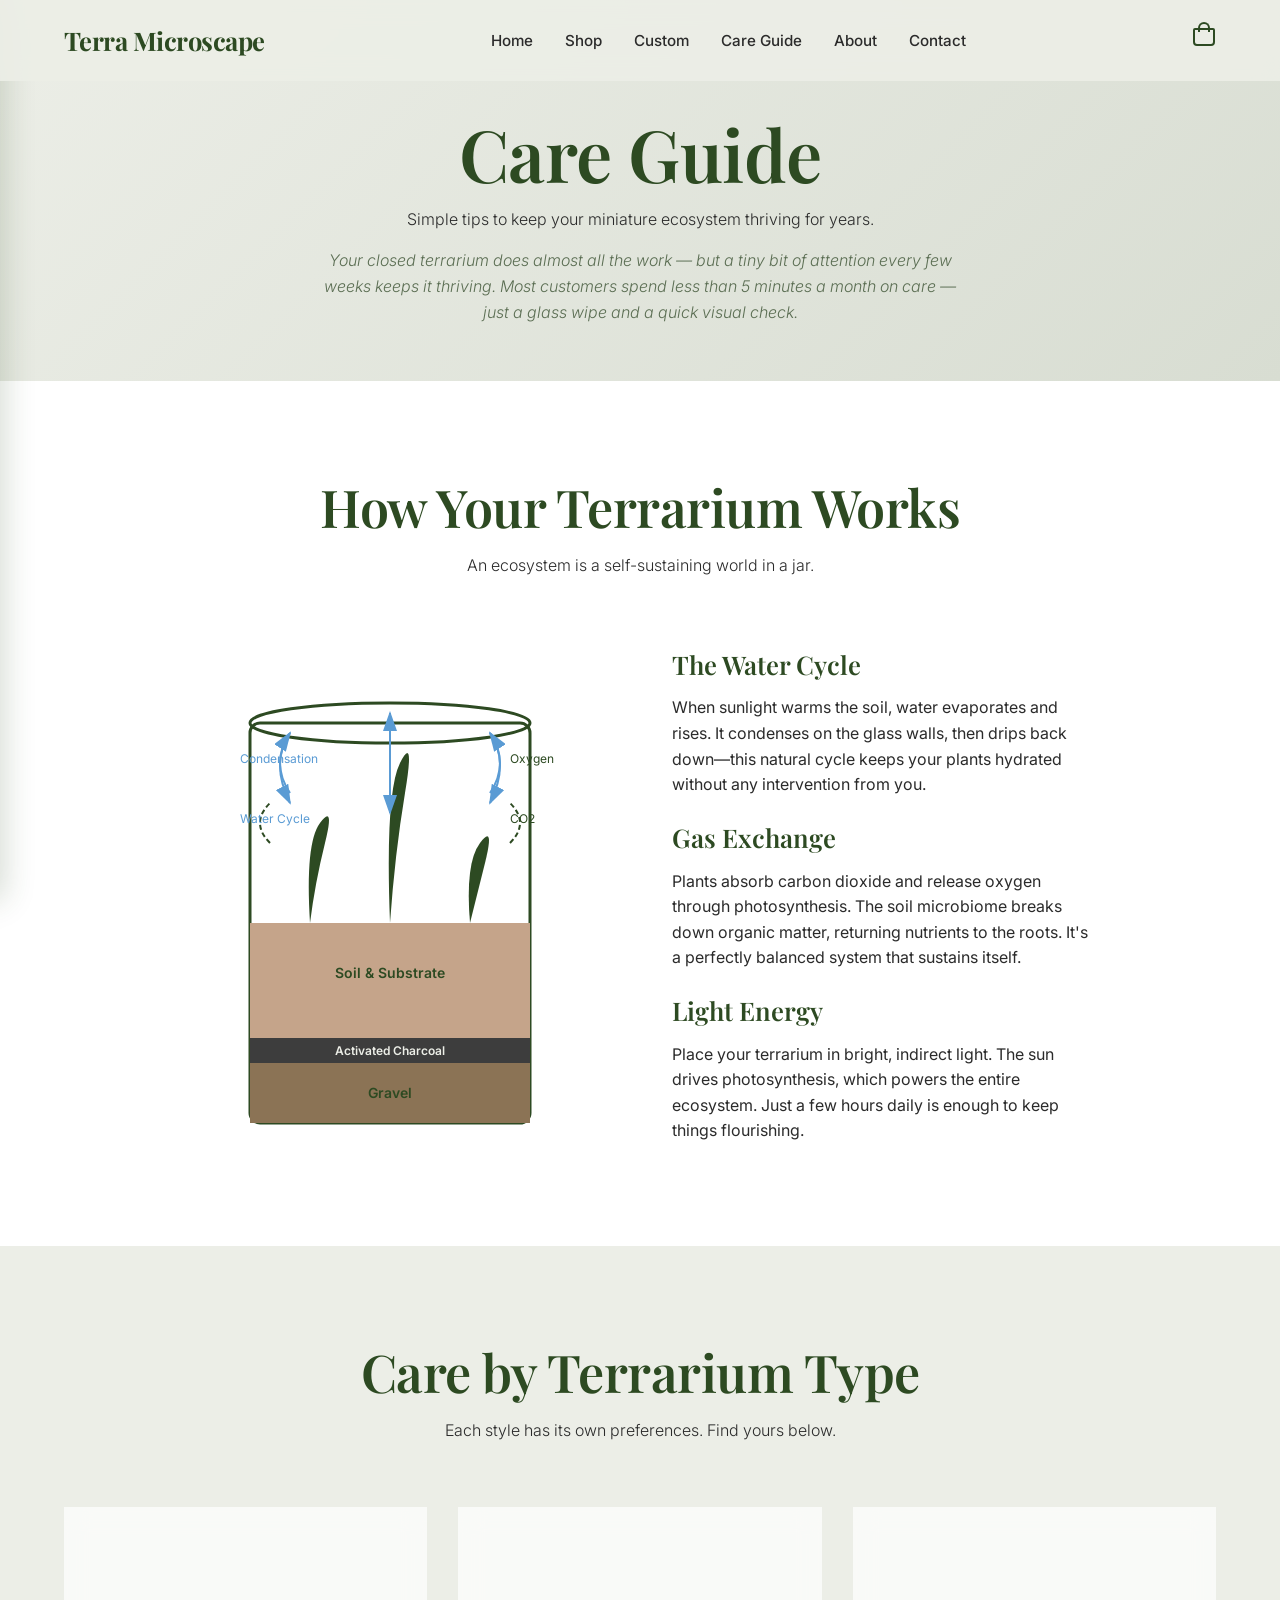
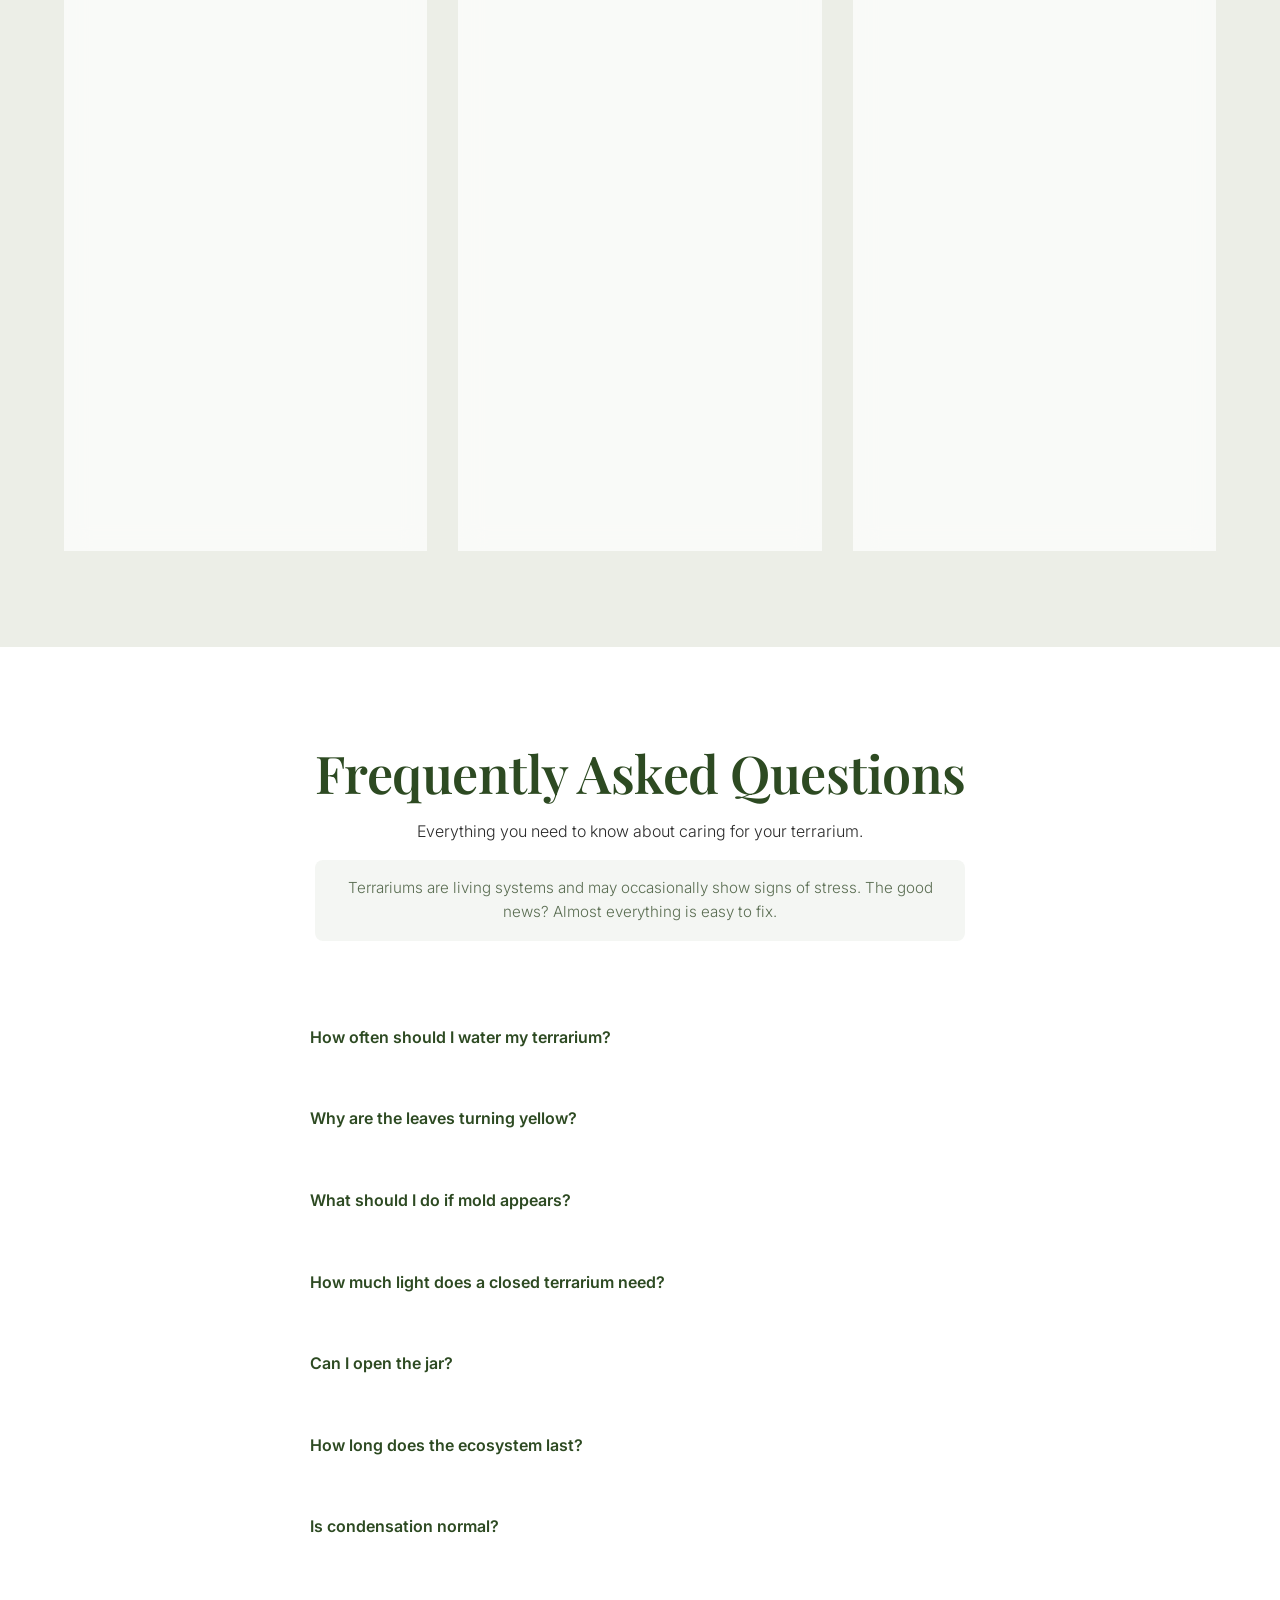
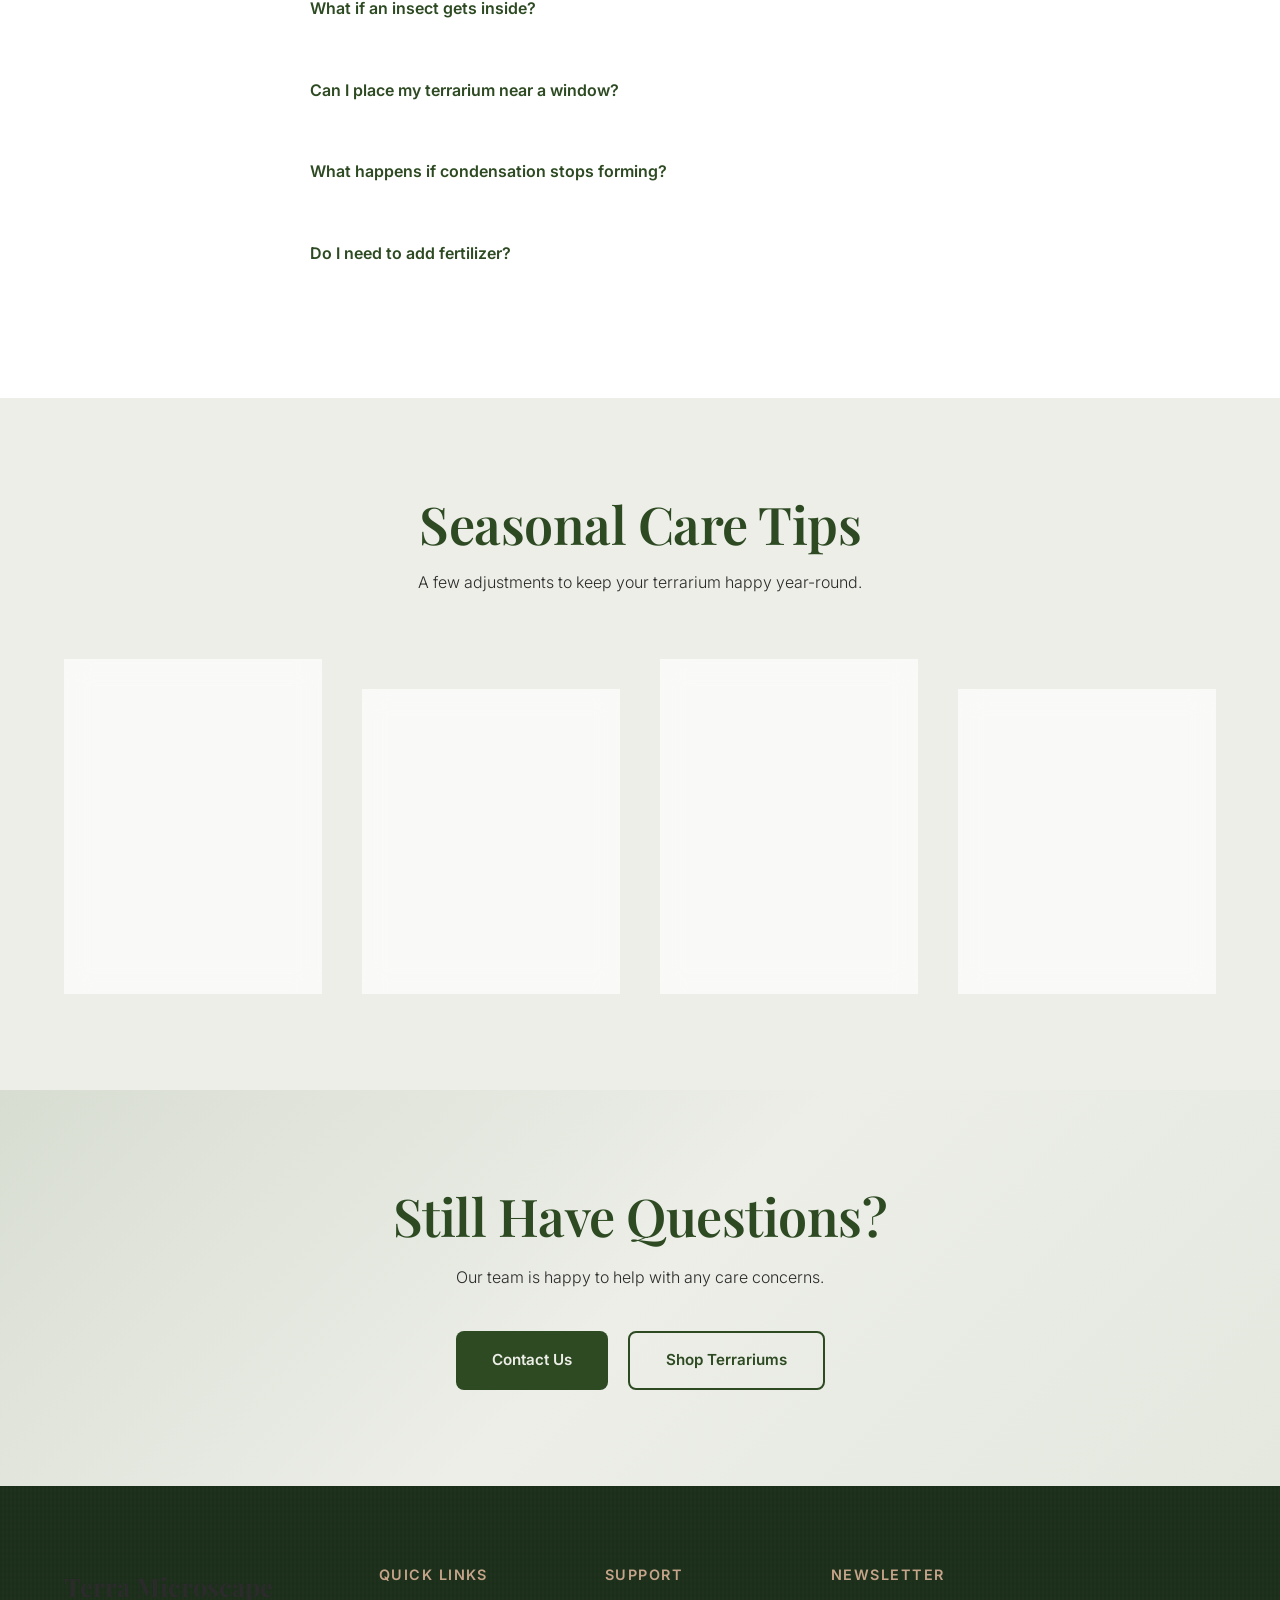
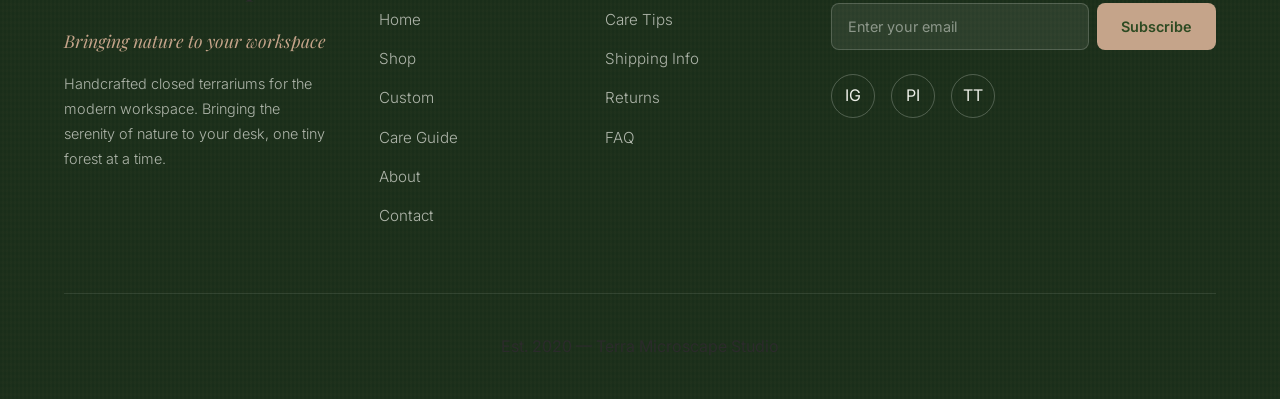
<file: care.html>
<!DOCTYPE html>
<html lang="en">
<head>
  <meta charset="UTF-8">
  <meta name="viewport" content="width=device-width, initial-scale=1.0">
  <meta name="description" content="Care guide for your Terra Microscape terrarium. Learn how to keep your closed ecosystem thriving.">
  <title>Terra Microscape Studio | Desktop Closed Terrariums</title>
  <link rel="stylesheet" href="styles.css">
</head>
<body>
  <!-- Navigation -->
  <nav class="nav">
    <div class="container nav-inner">
      <a href="index.html" class="nav-logo">Terra Microscape</a>
      <ul class="nav-menu">
        <li><a href="index.html">Home</a></li>
        <li><a href="shop.html">Shop</a></li>
        <li><a href="custom.html">Custom</a></li>
        <li><a href="care.html">Care Guide</a></li>
        <li><a href="about.html">About</a></li>
        <li><a href="contact.html">Contact</a></li>
      </ul>
      <div class="nav-right">
        <div class="cart-icon" aria-label="Shopping cart"></div>
        <button class="nav-toggle" aria-label="Toggle menu">
          <span></span>
          <span></span>
          <span></span>
        </button>
      </div>
    </div>
  </nav>

  <!-- Mobile Drawer -->
  <div class="nav-overlay"></div>
  <div class="nav-drawer">
    <a href="index.html">Home</a>
    <a href="shop.html">Shop</a>
    <a href="custom.html">Custom</a>
    <a href="care.html">Care Guide</a>
    <a href="about.html">About</a>
    <a href="contact.html">Contact</a>
  </div>

  <!-- Page Header -->
  <header class="page-header">
    <div class="container">
      <h1>Care Guide</h1>
      <p>Simple tips to keep your miniature ecosystem thriving for years.</p>
      <p style="margin-top: 1rem; font-size: 1rem; color: var(--color-text-light); font-style: italic;">Your closed terrarium does almost all the work — but a tiny bit of attention every few weeks keeps it thriving. Most customers spend less than 5 minutes a month on care — just a glass wipe and a quick visual check.</p>
    </div>
  </header>

  <!-- Ecosystem Explanation -->
  <section class="benefits fade-up">
    <div class="container">
      <div class="section-header">
        <h2>How Your Terrarium Works</h2>
        <p>An ecosystem is a self-sustaining world in a jar.</p>
      </div>
      <div style="display: grid; grid-template-columns: 1fr 1fr; gap: 4rem; align-items: center; max-width: 900px; margin: 0 auto;">
        <div>
          <svg width="400" height="500" viewBox="0 0 400 500" xmlns="http://www.w3.org/2000/svg">
            <!-- Glass jar outline -->
            <rect x="60" y="80" width="280" height="400" rx="10" ry="10" fill="none" stroke="#2d4a22" stroke-width="3"/>
            <ellipse cx="200" cy="80" rx="140" ry="20" fill="none" stroke="#2d4a22" stroke-width="3"/>
            
            <!-- Gravel layer -->
            <rect x="60" y="420" width="280" height="60" fill="#8b7355"/>
            <text x="200" y="455" text-anchor="middle" fill="#2d4a22" font-size="14" font-weight="600">Gravel</text>
            
            <!-- Activated charcoal layer -->
            <rect x="60" y="395" width="280" height="25" fill="#3d3d3d"/>
            <text x="200" y="412" text-anchor="middle" fill="#eceee7" font-size="12" font-weight="600">Activated Charcoal</text>
            
            <!-- Soil layer -->
            <rect x="60" y="280" width="280" height="115" fill="#c5a48a"/>
            <text x="200" y="335" text-anchor="middle" fill="#2d4a22" font-size="14" font-weight="600">Soil & Substrate</text>
            
            <!-- Plants -->
            <path d="M120 280 Q115 200 130 180 Q145 160 135 200 Q125 240 120 280" fill="#2d4a22"/>
            <path d="M200 280 Q195 150 210 120 Q225 90 215 150 Q205 210 200 280" fill="#2d4a22"/>
            <path d="M280 280 Q275 220 290 200 Q305 180 295 220 Q285 260 280 280" fill="#2d4a22"/>
            
            <!-- Water condensation arrows -->
            <path d="M100 150 Q80 120 100 90" stroke="#5a9bd4" stroke-width="2" fill="none" marker-end="url(#arrowhead)"/>
            <path d="M200 150 Q200 100 200 70" stroke="#5a9bd4" stroke-width="2" fill="none" marker-end="url(#arrowhead)"/>
            <path d="M300 150 Q320 120 300 90" stroke="#5a9bd4" stroke-width="2" fill="none" marker-end="url(#arrowhead)"/>
            
            <!-- Water drip arrows -->
            <path d="M100 90 Q80 120 100 160" stroke="#5a9bd4" stroke-width="2" fill="none" marker-end="url(#arrowhead)"/>
            <path d="M200 70 Q200 120 200 170" stroke="#5a9bd4" stroke-width="2" fill="none" marker-end="url(#arrowhead)"/>
            <path d="M300 90 Q320 120 300 160" stroke="#5a9bd4" stroke-width="2" fill="none" marker-end="url(#arrowhead)"/>
            
            <!-- Oxygen cycle arrows -->
            <path d="M80 200 Q60 180 80 160" stroke="#2d4a22" stroke-width="2" fill="none" stroke-dasharray="5,3"/>
            <path d="M320 200 Q340 180 320 160" stroke="#2d4a22" stroke-width="2" fill="none" stroke-dasharray="5,3"/>
            
            <!-- Arrowhead marker -->
            <defs>
              <marker id="arrowhead" markerWidth="10" markerHeight="7" refX="9" refY="3.5" orient="auto">
                <polygon points="0 0, 10 3.5, 0 7" fill="#5a9bd4"/>
              </marker>
            </defs>
            
            <!-- Labels -->
            <text x="50" y="120" fill="#5a9bd4" font-size="12">Condensation</text>
            <text x="50" y="180" fill="#5a9bd4" font-size="12">Water Cycle</text>
            <text x="320" y="120" fill="#2d4a22" font-size="12">Oxygen</text>
            <text x="320" y="180" fill="#2d4a22" font-size="12">CO2</text>
          </svg>
        </div>
        <div>
          <h3 style="color: var(--color-primary); margin-bottom: 1rem;">The Water Cycle</h3>
          <p style="margin-bottom: 1rem;">When sunlight warms the soil, water evaporates and rises. It condenses on the glass walls, then drips back down—this natural cycle keeps your plants hydrated without any intervention from you.</p>
          <h3 style="color: var(--color-primary); margin-bottom: 1rem; margin-top: 1.5rem;">Gas Exchange</h3>
          <p style="margin-bottom: 1rem;">Plants absorb carbon dioxide and release oxygen through photosynthesis. The soil microbiome breaks down organic matter, returning nutrients to the roots. It's a perfectly balanced system that sustains itself.</p>
          <h3 style="color: var(--color-primary); margin-bottom: 1rem; margin-top: 1.5rem;">Light Energy</h3>
          <p>Place your terrarium in bright, indirect light. The sun drives photosynthesis, which powers the entire ecosystem. Just a few hours daily is enough to keep things flourishing.</p>
        </div>
      </div>
    </div>
  </section>

  <!-- Care by Type -->
  <section class="bestsellers fade-up">
    <div class="container">
      <div class="section-header">
        <h2>Care by Terrarium Type</h2>
        <p>Each style has its own preferences. Find yours below.</p>
      </div>
      <div class="scenario-grid" style="margin-bottom: 0;">
        <!-- Forest Care -->
        <div class="scenario-card" style="text-align: left; padding: 2rem;">
          <h3 style="text-align: center; margin-bottom: 1.5rem;">🌿 Forest</h3>
          <ul style="list-style: none; padding: 0;">
            <li style="margin-bottom: 1rem; padding-left: 1.5rem; position: relative;">
              <strong>Light:</strong> Low to medium indirect light. North or east-facing windows are ideal.
            </li>
            <li style="margin-bottom: 1rem; padding-left: 1.5rem; position: relative;">
              <strong>Humidity:</strong> High humidity is natural. Condensation on walls is expected and healthy.
            </li>
            <li style="margin-bottom: 1rem; padding-left: 1.5rem; position: relative;">
              <strong>Watering:</strong> None required. The closed system recycles all moisture.
            </li>
            <li style="padding-left: 1.5rem; position: relative;">
              <strong>Watch for:</strong> Mold on leaves—wipe clean with a damp cloth. If plants look leggy, they need more light.
            </li>
          </ul>
        </div>
        <!-- Rainforest Care -->
        <div class="scenario-card" style="text-align: left; padding: 2rem;">
          <h3 style="text-align: center; margin-bottom: 1.5rem;">🌴 Rainforest</h3>
          <ul style="list-style: none; padding: 0;">
            <li style="margin-bottom: 1rem; padding-left: 1.5rem; position: relative;">
              <strong>Light:</strong> Medium indirect light. East or west-facing windows work well.
            </li>
            <li style="margin-bottom: 1rem; padding-left: 1.5rem; position: relative;">
              <strong>Humidity:</strong> Thrives in very high humidity. Keep the jar sealed at all times.
            </li>
            <li style="margin-bottom: 1rem; padding-left: 1.5rem; position: relative;">
              <strong>Watering:</strong> Not needed. Mist only if condensation disappears for weeks.
            </li>
            <li style="padding-left: 1.5rem; position: relative;">
              <strong>Watch for:</strong> Yellowing leaves indicate too much water. Brown tips mean humidity is too low.
            </li>
          </ul>
        </div>
        <!-- Desert Care -->
        <div class="scenario-card" style="text-align: left; padding: 2rem;">
          <h3 style="text-align: center; margin-bottom: 1.5rem;">🏜️ Desert (Open Design)</h3>
          <p style="text-align: center; margin-bottom: 1.5rem; font-size: 0.9rem; color: var(--color-text-light); font-style: italic;">Unlike our forest and rainforest jars, desert terrariums at Terra Microscape are open designs with airflow. They thrive in dry, sunny spots.</p>
          <ul style="list-style: none; padding: 0;">
            <li style="margin-bottom: 1rem; padding-left: 1.5rem; position: relative;">
              <strong>Light:</strong> Bright light required. South-facing windows are perfect.
            </li>
            <li style="margin-bottom: 1rem; padding-left: 1.5rem; position: relative;">
              <strong>Humidity:</strong> Low humidity preferred. Good airflow keeps plants healthy.
            </li>
            <li style="margin-bottom: 1rem; padding-left: 1.5rem; position: relative;">
              <strong>Watering:</strong> Water sparingly — a light mist every 3–4 weeks is enough. Overwatering is the biggest danger.
            </li>
            <li style="padding-left: 1.5rem; position: relative;">
              <strong>Watch for:</strong> If leaves turn soft or translucent, roots may be sitting in moisture. Improve drainage and reduce misting. Excess moisture can also come from condensation or high ambient humidity, not just watering.
            </li>
          </ul>
        </div>
      </div>
    </div>
  </section>

  <!-- FAQ Section -->
  <section class="benefits fade-up">
    <div class="container">
      <div class="section-header">
        <h2>Frequently Asked Questions</h2>
        <p>Everything you need to know about caring for your terrarium.</p>
        <p style="margin-top: 1rem; font-size: 0.95rem; color: var(--color-text-light); background: rgba(45, 74, 34, 0.05); padding: 1rem; border-radius: 8px; text-align: center;">Terrariums are living systems and may occasionally show signs of stress. The good news? Almost everything is easy to fix.</p>
      </div>
      <div style="max-width: 700px; margin: 0 auto;">
        <details style="margin-bottom: 1rem; background: var(--color-white); border-radius: 8px; overflow: hidden;">
          <summary style="padding: 1.25rem; cursor: pointer; font-weight: 600; color: var(--color-primary); list-style: none;">How often should I water my terrarium?</summary>
          <div style="padding: 0 1.25rem 1.25rem; color: var(--color-text-light);">
            <p>A properly closed terrarium should never need watering. The system recycles water naturally through evaporation and condensation. If you notice the soil looks completely dry and condensation hasn't appeared in weeks, contact us for guidance.</p>
          </div>
        </details>
        <details style="margin-bottom: 1rem; background: var(--color-white); border-radius: 8px; overflow: hidden;">
          <summary style="padding: 1.25rem; cursor: pointer; font-weight: 600; color: var(--color-primary); list-style: none;">Why are the leaves turning yellow?</summary>
          <div style="padding: 0 1.25rem 1.25rem; color: var(--color-text-light);">
            <p>Yellow leaves usually indicate overwatering or too much direct sunlight. Move your terrarium to a spot with indirect light and ensure the lid is always firmly sealed. Remove any yellow leaves with clean scissors.</p>
          </div>
        </details>
        <details style="margin-bottom: 1rem; background: var(--color-white); border-radius: 8px; overflow: hidden;">
          <summary style="padding: 1.25rem; cursor: pointer; font-weight: 600; color: var(--color-primary); list-style: none;">What should I do if mold appears?</summary>
          <div style="padding: 0 1.25rem 1.25rem; color: var(--color-text-light);">
            <p>Mold can appear on decorative elements or soil surface and is usually harmless. Gently wipe it away with a soft cloth dampened with distilled water. Ensure your terrarium receives adequate light, as UV rays help prevent mold growth.</p>
          </div>
        </details>
        <details style="margin-bottom: 1rem; background: var(--color-white); border-radius: 8px; overflow: hidden;">
          <summary style="padding: 1.25rem; cursor: pointer; font-weight: 600; color: var(--color-primary); list-style: none;">How much light does a closed terrarium need?</summary>
          <div style="padding: 0 1.25rem 1.25rem; color: var(--color-text-light);">
            <p>Most closed terrariums thrive with 2-4 hours of bright, indirect light daily. Avoid prolonged direct sunlight, which can overheat the jar. If your space has no windows, artificial grow lights work well too.</p>
          </div>
        </details>
        <details style="margin-bottom: 1rem; background: var(--color-white); border-radius: 8px; overflow: hidden;">
          <summary style="padding: 1.25rem; cursor: pointer; font-weight: 600; color: var(--color-primary); list-style: none;">Can I open the jar?</summary>
          <div style="padding: 0 1.25rem 1.25rem; color: var(--color-text-light);">
            <p>Only open if necessary—for example, to remove mold or dead plant material. Reclose immediately after. Frequent opening disrupts the humidity balance and can introduce pests.</p>
          </div>
        </details>
        <details style="margin-bottom: 1rem; background: var(--color-white); border-radius: 8px; overflow: hidden;">
          <summary style="padding: 1.25rem; cursor: pointer; font-weight: 600; color: var(--color-primary); list-style: none;">How long does the ecosystem last?</summary>
          <div style="padding: 0 1.25rem 1.25rem; color: var(--color-text-light);">
            <p>A well-maintained closed terrarium can thrive for years—many of our customers have had theirs for 5+ years. Eventually, plants may outgrow the space, or soil nutrients deplete. When this happens, we offer repotting services.</p>
          </div>
        </details>
        <details style="margin-bottom: 1rem; background: var(--color-white); border-radius: 8px; overflow: hidden;">
          <summary style="padding: 1.25rem; cursor: pointer; font-weight: 600; color: var(--color-primary); list-style: none;">Is condensation normal?</summary>
          <div style="padding: 0 1.25rem 1.25rem; color: var(--color-text-light);">
            <p>Yes! Condensation is a sign your terrarium is functioning properly. Water evaporates from the soil and plants, condenses on the glass walls, and drips back down. If you notice no condensation at all, the seal may be compromised.</p>
          </div>
        </details>
        <details style="margin-bottom: 1rem; background: var(--color-white); border-radius: 8px; overflow: hidden;">
          <summary style="padding: 1.25rem; cursor: pointer; font-weight: 600; color: var(--color-primary); list-style: none;">What if an insect gets inside?</summary>
          <div style="padding: 0 1.25rem 1.25rem; color: var(--color-text-light);">
            <p>Small insects like fungus gnats are usually harmless and may even benefit your terrarium by aerating the soil. If a larger pest appears, carefully remove it and check the seal. The closed environment naturally limits what can survive inside.</p>
          </div>
        </details>
        <details style="margin-bottom: 1rem; background: var(--color-white); border-radius: 8px; overflow: hidden;">
          <summary style="padding: 1.25rem; cursor: pointer; font-weight: 600; color: var(--color-primary); list-style: none;">Can I place my terrarium near a window?</summary>
          <div style="padding: 0 1.25rem 1.25rem; color: var(--color-text-light);">
            <p>Yes, but avoid direct sunlight which can overheat the jar. Bright, indirect light is ideal. East or north-facing windows work perfectly.</p>
          </div>
        </details>
        <details style="margin-bottom: 1rem; background: var(--color-white); border-radius: 8px; overflow: hidden;">
          <summary style="padding: 1.25rem; cursor: pointer; font-weight: 600; color: var(--color-primary); list-style: none;">What happens if condensation stops forming?</summary>
          <div style="padding: 0 1.25rem 1.25rem; color: var(--color-text-light);">
            <p>This may indicate low humidity. Mist lightly with distilled water and reseal the jar. If this persists, check if the seal is compromised.</p>
          </div>
        </details>
        <details style="margin-bottom: 1rem; background: var(--color-white); border-radius: 8px; overflow: hidden;">
          <summary style="padding: 1.25rem; cursor: pointer; font-weight: 600; color: var(--color-primary); list-style: none;">Do I need to add fertilizer?</summary>
          <div style="padding: 0 1.25rem 1.25rem; color: var(--color-text-light);">
            <p>No, closed terrariums create their own nutrients through decomposition. Adding fertilizer would upset the delicate balance and can cause algae growth.</p>
          </div>
        </details>
      </div>
    </div>
  </section>

  <!-- Seasonal Care Tips -->
  <section class="bestsellers fade-up">
    <div class="container">
      <div class="section-header">
        <h2>Seasonal Care Tips</h2>
        <p>A few adjustments to keep your terrarium happy year-round.</p>
      </div>
      <div class="products-grid" style="grid-template-columns: repeat(4, 1fr);">
        <div class="product-card">
          <div class="product-info" style="text-align: center;">
            <div style="font-size: 2.5rem; margin-bottom: 0.5rem;">🌱</div>
            <h3 style="color: var(--color-primary); margin-bottom: 0.5rem;">Spring</h3>
            <p class="product-description">Days are getting longer. Move your terrarium closer to windows to catch the renewed brightness.</p>
          </div>
        </div>
        <div class="product-card">
          <div class="product-info" style="text-align: center;">
            <div style="font-size: 2.5rem; margin-bottom: 0.5rem;">☀️</div>
            <h3 style="color: var(--color-primary); margin-bottom: 0.5rem;">Summer</h3>
            <p class="product-description">Keep away from AC vents and direct sunlight. Warmth causes faster condensation—ensure the seal is tight.</p>
          </div>
        </div>
        <div class="product-card">
          <div class="product-info" style="text-align: center;">
            <div style="font-size: 2.5rem; margin-bottom: 0.5rem;">🍂</div>
            <h3 style="color: var(--color-primary); margin-bottom: 0.5rem;">Autumn</h3>
            <p class="product-description">Reduce light exposure as days shorten. This is a great time to clean the glass with a soft cloth.</p>
          </div>
        </div>
        <div class="product-card">
          <div class="product-info" style="text-align: center;">
            <div style="font-size: 2.5rem; margin-bottom: 0.5rem;">❄️</div>
            <h3 style="color: var(--color-primary); margin-bottom: 0.5rem;">Winter</h3>
            <p class="product-description">Keep away from cold windows and heating sources. Humidity may increase—wipe condensation more often.</p>
          </div>
        </div>
      </div>
    </div>
  </section>

  <!-- Bottom CTA -->
  <section class="cta-section fade-up">
    <div class="container">
      <h2>Still Have Questions?</h2>
      <p>Our team is happy to help with any care concerns.</p>
      <div class="cta-buttons">
        <a href="contact.html" class="btn btn-primary">Contact Us</a>
        <a href="shop.html" class="btn btn-outline">Shop Terrariums</a>
      </div>
    </div>
  </section>

  <!-- Footer -->
  <footer class="footer">
    <div class="container">
      <div class="footer-inner">
        <div class="footer-brand">
          <p class="footer-logo">Terra Microscape</p>
          <p class="footer-tagline">Bringing nature to your workspace</p>
          <p class="footer-description">Handcrafted closed terrariums for the modern workspace. Bringing the serenity of nature to your desk, one tiny forest at a time.</p>
        </div>
        <div class="footer-links">
          <h4>Quick Links</h4>
          <ul>
            <li><a href="index.html">Home</a></li>
            <li><a href="shop.html">Shop</a></li>
            <li><a href="custom.html">Custom</a></li>
            <li><a href="care.html">Care Guide</a></li>
            <li><a href="about.html">About</a></li>
            <li><a href="contact.html">Contact</a></li>
          </ul>
        </div>
        <div class="footer-links">
          <h4>Support</h4>
          <ul>
            <li><a href="care.html">Care Tips</a></li>
            <li><a href="contact.html">Shipping Info</a></li>
            <li><a href="contact.html">Returns</a></li>
            <li><a href="contact.html">FAQ</a></li>
          </ul>
        </div>
        <div class="newsletter-section">
          <h4>Newsletter</h4>
          <form class="newsletter-form">
            <input type="email" class="newsletter-input" placeholder="Enter your email" required>
            <button type="submit" class="newsletter-btn">Subscribe</button>
          </form>
          <div class="social-links">
            <a href="#" onclick="alert('Coming soon!'); return false;" aria-label="Instagram">IG</a>
            <a href="#" onclick="alert('Coming soon!'); return false;" aria-label="Pinterest">PI</a>
            <a href="#" onclick="alert('Coming soon!'); return false;" aria-label="TikTok">TT</a>
          </div>
        </div>
      </div>
      <div class="footer-bottom">
        <p>Est. 2020 — Terra Microscape Studio</p>
      </div>
    </div>
  </footer>

  <!-- Back to Top Button -->
  <button class="back-to-top" aria-label="Back to top">↑</button>

  <script src="script.js"></script>
</body>
</html>
</file>
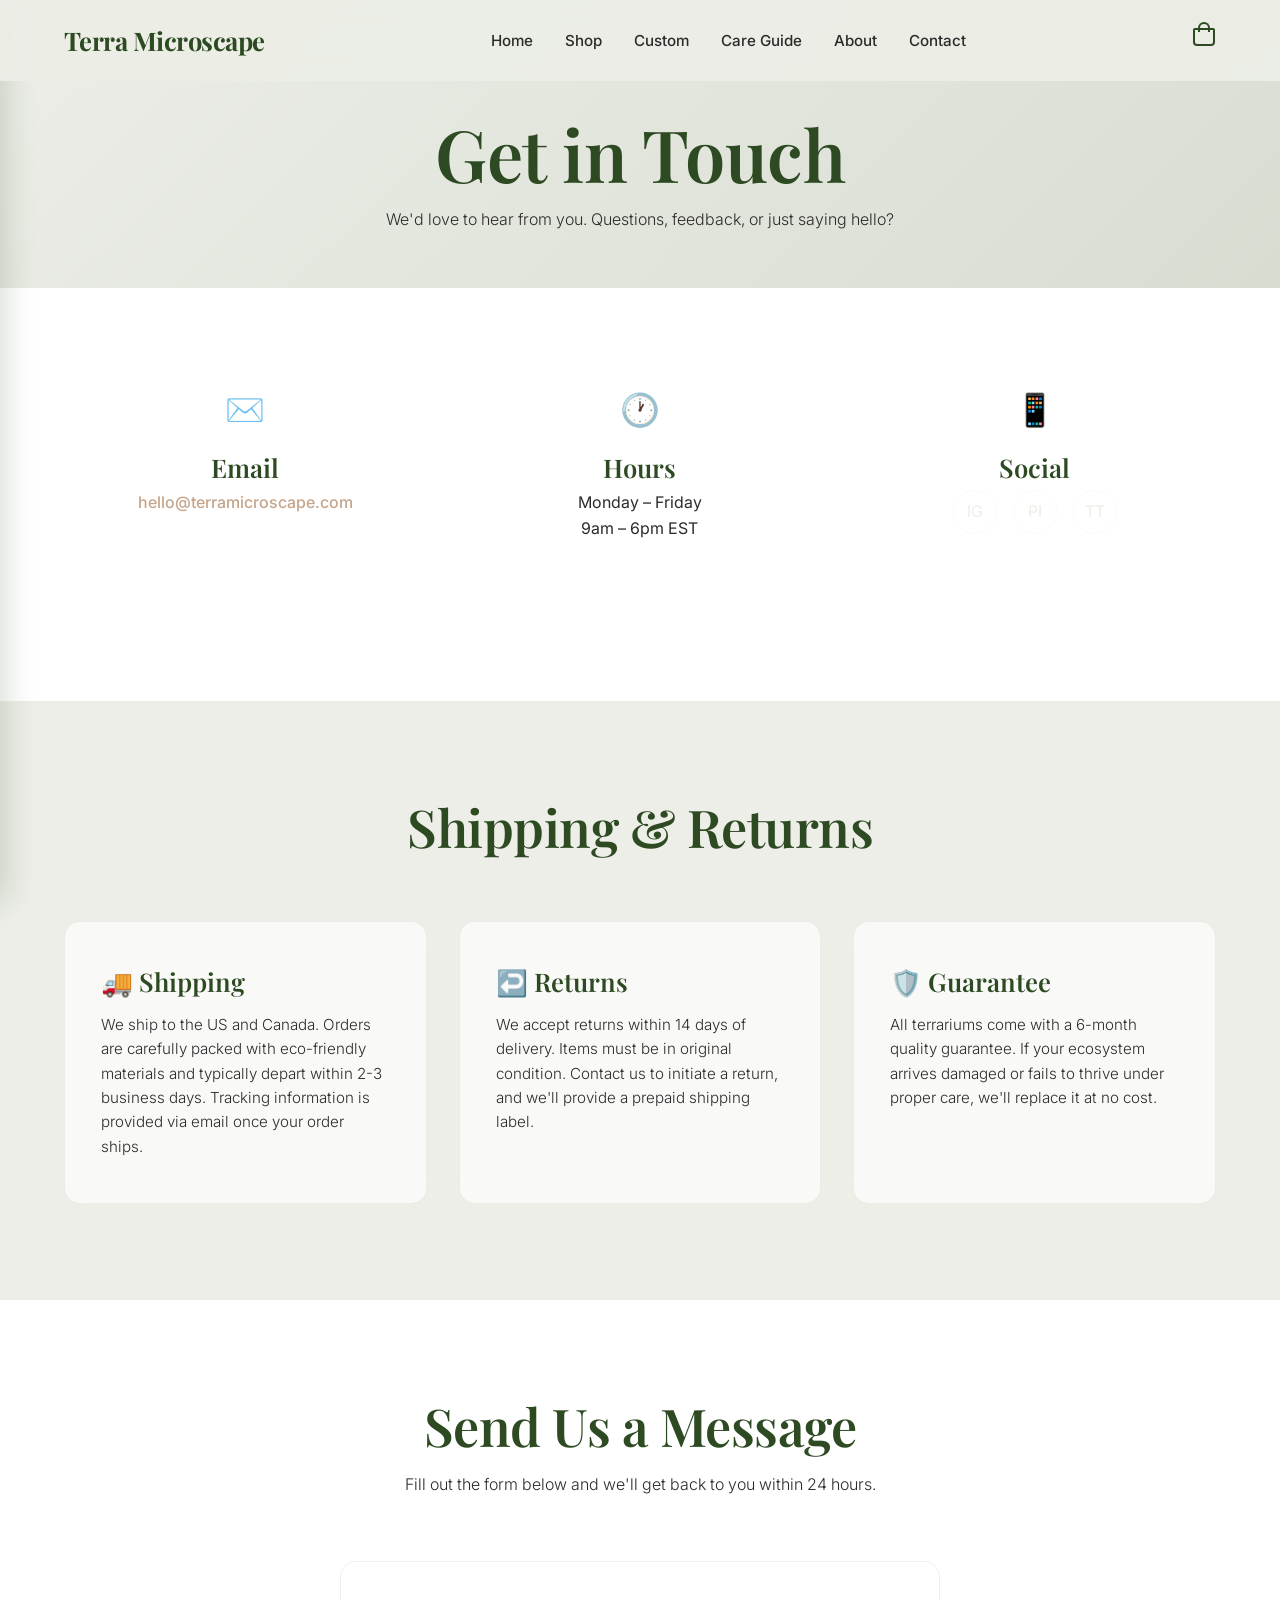
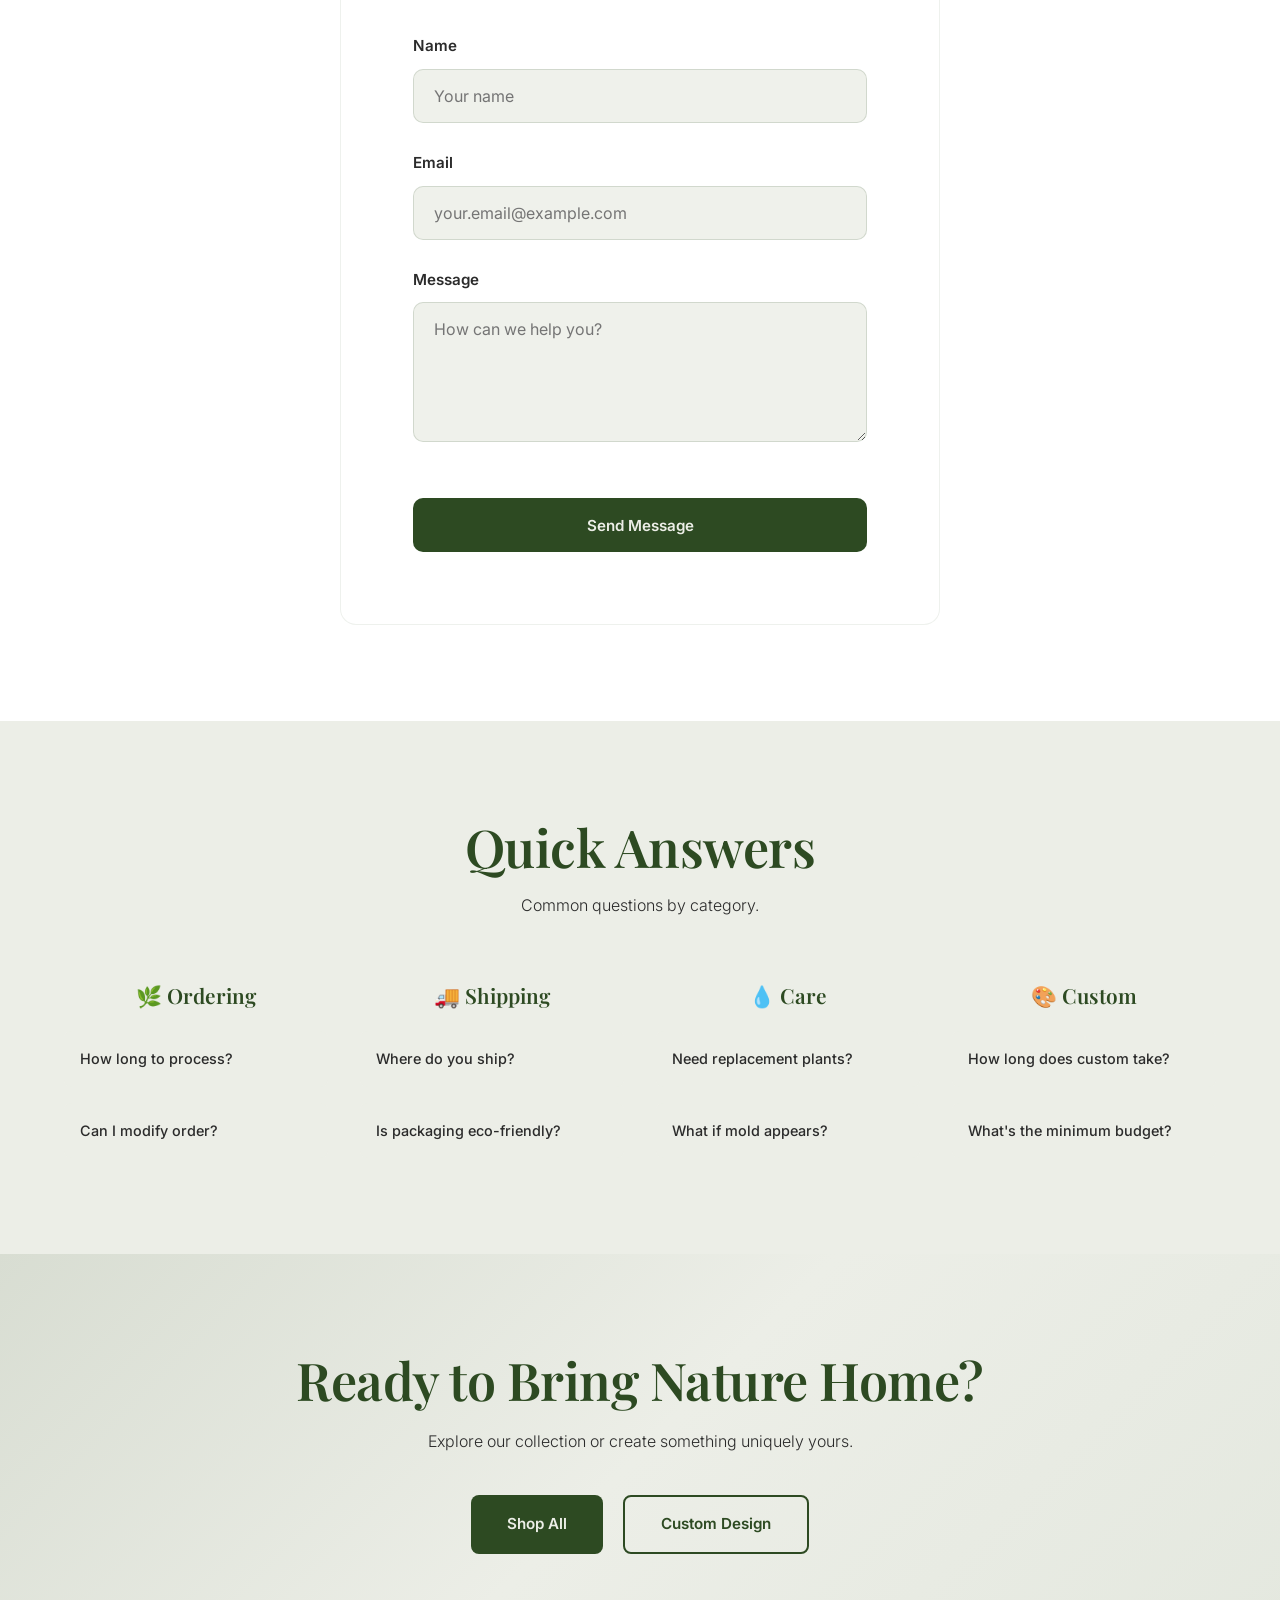
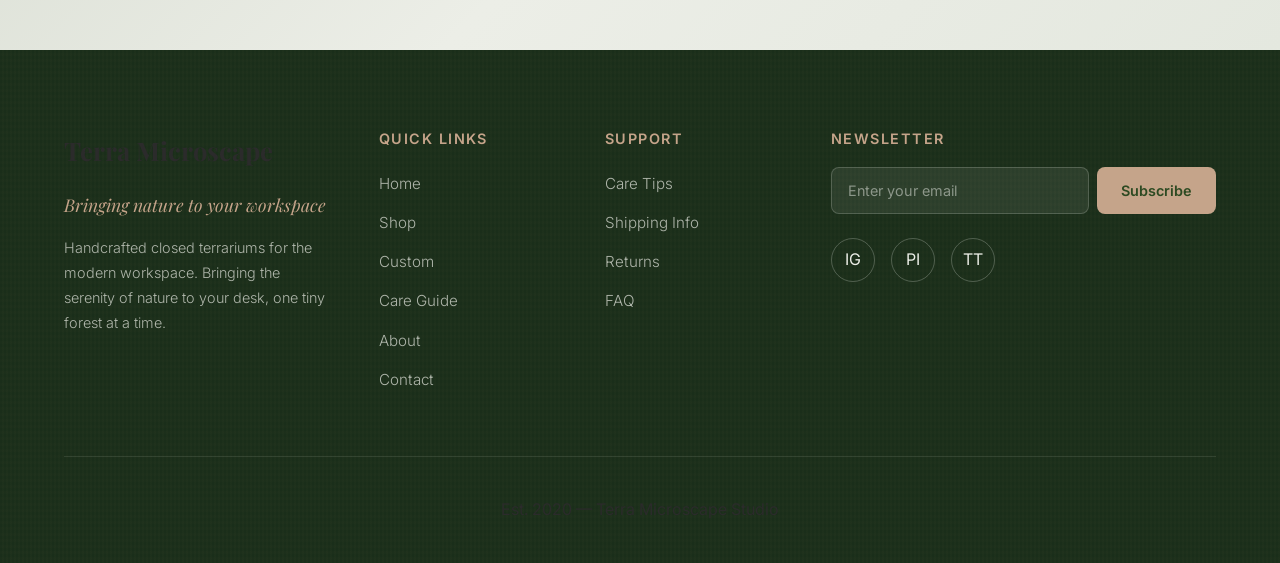
<file: contact.html>
<!DOCTYPE html>
<html lang="en">
<head>
  <meta charset="UTF-8">
  <meta name="viewport" content="width=device-width, initial-scale=1.0">
  <meta name="description" content="Contact Terra Microscape Studio. Questions about orders, shipping, or custom design? We're here to help.">
  <title>Terra Microscape Studio | Desktop Closed Terrariums</title>
  <link rel="stylesheet" href="styles.css">
</head>
<body>
  <!-- Navigation -->
  <nav class="nav">
    <div class="container nav-inner">
      <a href="index.html" class="nav-logo">Terra Microscape</a>
      <ul class="nav-menu">
        <li><a href="index.html">Home</a></li>
        <li><a href="shop.html">Shop</a></li>
        <li><a href="custom.html">Custom</a></li>
        <li><a href="care.html">Care Guide</a></li>
        <li><a href="about.html">About</a></li>
        <li><a href="contact.html">Contact</a></li>
      </ul>
      <div class="nav-right">
        <div class="cart-icon" aria-label="Shopping cart"></div>
        <button class="nav-toggle" aria-label="Toggle menu">
          <span></span>
          <span></span>
          <span></span>
        </button>
      </div>
    </div>
  </nav>

  <!-- Mobile Drawer -->
  <div class="nav-overlay"></div>
  <div class="nav-drawer">
    <a href="index.html">Home</a>
    <a href="shop.html">Shop</a>
    <a href="custom.html">Custom</a>
    <a href="care.html">Care Guide</a>
    <a href="about.html">About</a>
    <a href="contact.html">Contact</a>
  </div>

  <!-- Page Header -->
  <header class="page-header">
    <div class="container">
      <h1>Get in Touch</h1>
      <p>We'd love to hear from you. Questions, feedback, or just saying hello?</p>
    </div>
  </header>

  <!-- Contact Information -->
  <section class="benefits fade-up">
    <div class="container">
      <div style="display: grid; grid-template-columns: repeat(3, 1fr); gap: 2rem; text-align: center; margin-bottom: 4rem;">
        <div>
          <div style="font-size: 2rem; margin-bottom: 1rem;">✉️</div>
          <h3 style="color: var(--color-primary); margin-bottom: 0.5rem;">Email</h3>
          <p><a href="mailto:hello@terramicroscape.com" style="color: var(--color-accent); font-weight: 500;">hello@terramicroscape.com</a></p>
        </div>
        <div>
          <div style="font-size: 2rem; margin-bottom: 1rem;">🕐</div>
          <h3 style="color: var(--color-primary); margin-bottom: 0.5rem;">Hours</h3>
          <p>Monday – Friday<br>9am – 6pm EST</p>
        </div>
        <div>
          <div style="font-size: 2rem; margin-bottom: 1rem;">📱</div>
          <h3 style="color: var(--color-primary); margin-bottom: 0.5rem;">Social</h3>
          <div class="social-links" style="justify-content: center; margin-top: 0.5rem;">
            <a href="#" onclick="alert('Coming soon!'); return false;" aria-label="Instagram">IG</a>
            <a href="#" onclick="alert('Coming soon!'); return false;" aria-label="Pinterest">PI</a>
            <a href="#" onclick="alert('Coming soon!'); return false;" aria-label="TikTok">TT</a>
          </div>
        </div>
      </div>
    </div>
  </section>

  <!-- Shipping & Returns Policy -->
  <section class="bestsellers fade-up">
    <div class="container">
      <div class="section-header">
        <h2>Shipping & Returns</h2>
      </div>
      <div class="scenario-grid" style="margin-bottom: 0;">
        <div class="scenario-card" style="text-align: left;">
          <h3 style="margin-bottom: 1rem;">🚚 Shipping</h3>
          <p style="margin-bottom: 0;">We ship to the US and Canada. Orders are carefully packed with eco-friendly materials and typically depart within 2-3 business days. Tracking information is provided via email once your order ships.</p>
        </div>
        <div class="scenario-card" style="text-align: left;">
          <h3 style="margin-bottom: 1rem;">↩️ Returns</h3>
          <p style="margin-bottom: 0;">We accept returns within 14 days of delivery. Items must be in original condition. Contact us to initiate a return, and we'll provide a prepaid shipping label.</p>
        </div>
        <div class="scenario-card" style="text-align: left;">
          <h3 style="margin-bottom: 1rem;">🛡️ Guarantee</h3>
          <p style="margin-bottom: 0;">All terrariums come with a 6-month quality guarantee. If your ecosystem arrives damaged or fails to thrive under proper care, we'll replace it at no cost.</p>
        </div>
      </div>
    </div>
  </section>

  <!-- Contact Form -->
  <section class="benefits fade-up">
    <div class="container">
      <div class="section-header">
        <h2>Send Us a Message</h2>
        <p>Fill out the form below and we'll get back to you within 24 hours.</p>
      </div>
      <div class="form-section" style="max-width: 600px;">
        <form id="contactForm">
          <div class="form-group">
            <label for="name">Name</label>
            <input type="text" id="name" name="name" placeholder="Your name" required>
          </div>
          <div class="form-group">
            <label for="email">Email</label>
            <input type="email" id="email" name="email" placeholder="your.email@example.com" required>
          </div>
          <div class="form-group">
            <label for="message">Message</label>
            <textarea id="message" name="message" placeholder="How can we help you?" required></textarea>
          </div>
          <button type="submit" class="btn btn-primary">Send Message</button>
        </form>
      </div>
    </div>
  </section>

  <!-- FAQ Summary -->
  <section class="bestsellers fade-up">
    <div class="container">
      <div class="section-header">
        <h2>Quick Answers</h2>
        <p>Common questions by category.</p>
      </div>
      <div style="display: grid; grid-template-columns: repeat(4, 1fr); gap: 2rem;">
        <!-- Ordering -->
        <div>
          <h3 style="color: var(--color-primary); margin-bottom: 1.5rem; text-align: center; font-size: 1.3rem;">🌿 Ordering</h3>
          <details style="margin-bottom: 1rem; background: var(--color-bg); border-radius: 8px; overflow: hidden;">
            <summary style="padding: 1rem; cursor: pointer; font-weight: 500; font-size: 0.9rem; list-style: none;">How long to process?</summary>
            <div style="padding: 0 1rem 1rem; font-size: 0.85rem; color: var(--color-text-light);">
              <p>Orders typically ship within 2-3 business days. You'll receive a confirmation email with tracking once your terrarium is on its way.</p>
            </div>
          </details>
          <details style="background: var(--color-bg); border-radius: 8px; overflow: hidden;">
            <summary style="padding: 1rem; cursor: pointer; font-weight: 500; font-size: 0.9rem; list-style: none;">Can I modify order?</summary>
            <div style="padding: 0 1rem 1rem; font-size: 0.85rem; color: var(--color-text-light);">
              <p>Contact us within 24 hours of placing your order. We'll do our best to accommodate changes before production begins.</p>
            </div>
          </details>
        </div>
        <!-- Shipping -->
        <div>
          <h3 style="color: var(--color-primary); margin-bottom: 1.5rem; text-align: center; font-size: 1.3rem;">🚚 Shipping</h3>
          <details style="margin-bottom: 1rem; background: var(--color-bg); border-radius: 8px; overflow: hidden;">
            <summary style="padding: 1rem; cursor: pointer; font-weight: 500; font-size: 0.9rem; list-style: none;">Where do you ship?</summary>
            <div style="padding: 0 1rem 1rem; font-size: 0.85rem; color: var(--color-text-light);">
              <p>We currently ship to all 50 US states and Canada. International shipping may be available—contact us to inquire.</p>
            </div>
          </details>
          <details style="background: var(--color-bg); border-radius: 8px; overflow: hidden;">
            <summary style="padding: 1rem; cursor: pointer; font-weight: 500; font-size: 0.9rem; list-style: none;">Is packaging eco-friendly?</summary>
            <div style="padding: 0 1rem 1rem; font-size: 0.85rem; color: var(--color-text-light);">
              <p>Yes! All our packaging is 100% recyclable—paper cushioning, cardboard boxes, and no plastic wrap.</p>
            </div>
          </details>
        </div>
        <!-- Care -->
        <div>
          <h3 style="color: var(--color-primary); margin-bottom: 1.5rem; text-align: center; font-size: 1.3rem;">💧 Care</h3>
          <details style="margin-bottom: 1rem; background: var(--color-bg); border-radius: 8px; overflow: hidden;">
            <summary style="padding: 1rem; cursor: pointer; font-weight: 500; font-size: 0.9rem; list-style: none;">Need replacement plants?</summary>
            <div style="padding: 0 1rem 1rem; font-size: 0.85rem; color: var(--color-text-light);">
              <p>If your plants fail to thrive within 6 months under proper care, contact us for a replacement or repair options.</p>
            </div>
          </details>
          <details style="background: var(--color-bg); border-radius: 8px; overflow: hidden;">
            <summary style="padding: 1rem; cursor: pointer; font-weight: 500; font-size: 0.9rem; list-style: none;">What if mold appears?</summary>
            <div style="padding: 0 1rem 1rem; font-size: 0.85rem; color: var(--color-text-light);">
              <p>Mold is usually harmless. Wipe it away with a damp cloth and ensure your terrarium gets adequate indirect light.</p>
            </div>
          </details>
        </div>
        <!-- Custom -->
        <div>
          <h3 style="color: var(--color-primary); margin-bottom: 1.5rem; text-align: center; font-size: 1.3rem;">🎨 Custom</h3>
          <details style="margin-bottom: 1rem; background: var(--color-bg); border-radius: 8px; overflow: hidden;">
            <summary style="padding: 1rem; cursor: pointer; font-weight: 500; font-size: 0.9rem; list-style: none;">How long does custom take?</summary>
            <div style="padding: 0 1rem 1rem; font-size: 0.85rem; color: var(--color-text-light);">
              <p>Custom terrariums typically take 2-3 weeks from consultation to delivery, depending on complexity and availability.</p>
            </div>
          </details>
          <details style="background: var(--color-bg); border-radius: 8px; overflow: hidden;">
            <summary style="padding: 1rem; cursor: pointer; font-weight: 500; font-size: 0.9rem; list-style: none;">What's the minimum budget?</summary>
            <div style="padding: 0 1rem 1rem; font-size: 0.85rem; color: var(--color-text-light);">
              <p>Custom designs start at $100. Most projects fall between $150-$300 depending on size and plant selection.</p>
            </div>
          </details>
        </div>
      </div>
    </div>
  </section>

  <!-- Bottom CTA -->
  <section class="cta-section fade-up">
    <div class="container">
      <h2>Ready to Bring Nature Home?</h2>
      <p>Explore our collection or create something uniquely yours.</p>
      <div class="cta-buttons">
        <a href="shop.html" class="btn btn-primary">Shop All</a>
        <a href="custom.html" class="btn btn-outline">Custom Design</a>
      </div>
    </div>
  </section>

  <!-- Footer -->
  <footer class="footer">
    <div class="container">
      <div class="footer-inner">
        <div class="footer-brand">
          <p class="footer-logo">Terra Microscape</p>
          <p class="footer-tagline">Bringing nature to your workspace</p>
          <p class="footer-description">Handcrafted closed terrariums for the modern workspace. Bringing the serenity of nature to your desk, one tiny forest at a time.</p>
        </div>
        <div class="footer-links">
          <h4>Quick Links</h4>
          <ul>
            <li><a href="index.html">Home</a></li>
            <li><a href="shop.html">Shop</a></li>
            <li><a href="custom.html">Custom</a></li>
            <li><a href="care.html">Care Guide</a></li>
            <li><a href="about.html">About</a></li>
            <li><a href="contact.html">Contact</a></li>
          </ul>
        </div>
        <div class="footer-links">
          <h4>Support</h4>
          <ul>
            <li><a href="care.html">Care Tips</a></li>
            <li><a href="contact.html">Shipping Info</a></li>
            <li><a href="contact.html">Returns</a></li>
            <li><a href="contact.html">FAQ</a></li>
          </ul>
        </div>
        <div class="newsletter-section">
          <h4>Newsletter</h4>
          <form class="newsletter-form">
            <input type="email" class="newsletter-input" placeholder="Enter your email" required>
            <button type="submit" class="newsletter-btn">Subscribe</button>
          </form>
          <div class="social-links">
            <a href="#" onclick="alert('Coming soon!'); return false;" aria-label="Instagram">IG</a>
            <a href="#" onclick="alert('Coming soon!'); return false;" aria-label="Pinterest">PI</a>
            <a href="#" onclick="alert('Coming soon!'); return false;" aria-label="TikTok">TT</a>
          </div>
        </div>
      </div>
      <div class="footer-bottom">
        <p>Est. 2020 — Terra Microscape Studio</p>
      </div>
    </div>
  </footer>

  <!-- Back to Top Button -->
  <button class="back-to-top" aria-label="Back to top">↑</button>

  <script src="script.js"></script>
  <script>
    document.addEventListener('DOMContentLoaded', function() {
      const form = document.getElementById('contactForm');
      if (form) {
        form.addEventListener('submit', function(e) {
          e.preventDefault();
          alert('Message sent!');
          form.reset();
        });
      }
    });
  </script>
</body>
</html>
</file>
<file: styles.css>
/* ===== Google Fonts Import ===== */
@import url('https://fonts.googleapis.com/css2?family=Inter:wght@300;400;500&family=Playfair+Display:wght@400;600;700&display=swap');

/* ===== CSS Variables ===== */
:root {
  --color-primary: #2d4a22;
  --color-secondary: #eceee7;
  --color-accent: #c5a48a;
  --color-text: #2b2b2b;
  --color-text-light: #5a6d52;
  --color-bg: #eceee7;
  --color-white: #ffffff;
  --color-shadow: rgba(45, 74, 34, 0.12);
  --color-moss-green: rgba(45, 74, 34, 0.15);
  --color-wood-brown: rgba(139, 111, 78, 0.12);
  --color-footer-bg: #1a2e1a;
  --font-display: 'Playfair Display', Georgia, serif;
  --font-body: 'Inter', -apple-system, BlinkMacSystemFont, sans-serif;
  --transition: 0.2s ease;
  --transition-long: 0.8s ease;
  --max-width: 1200px;
}

/* ===== Custom Scrollbar ===== */
::-webkit-scrollbar {
  width: 8px;
}

::-webkit-scrollbar-track {
  background: var(--color-bg);
}

::-webkit-scrollbar-thumb {
  background: var(--color-primary);
  border-radius: 4px;
}

::-webkit-scrollbar-thumb:hover {
  background: #1f351b;
}

/* ===== Reset & Base ===== */
*, *::before, *::after {
  margin: 0;
  padding: 0;
  box-sizing: border-box;
}

html {
  scroll-behavior: smooth;
}

body {
  font-family: var(--font-body);
  font-weight: 400;
  background-color: var(--color-bg);
  color: var(--color-text);
  line-height: 1.6;
  overflow-x: hidden;
  -webkit-font-smoothing: antialiased;
  -moz-osx-font-smoothing: grayscale;
}

a {
  text-decoration: none;
  color: inherit;
}

ul {
  list-style: none;
}

img {
  max-width: 100%;
  height: auto;
  display: block;
}

button {
  cursor: pointer;
  font-family: inherit;
  border: none;
  background: none;
}

/* ===== Typography ===== */
h1, h2 {
  font-family: var(--font-display);
  font-weight: 600;
  letter-spacing: -0.5px;
  line-height: 1.15;
}

h3, h4 {
  font-family: var(--font-display);
  font-weight: 600;
  line-height: 1.2;
}

h1 { font-size: clamp(2.75rem, 6vw, 4.5rem); }
h2 { font-size: clamp(2.25rem, 4.5vw, 3.25rem); }
h3 { font-size: clamp(1.35rem, 2vw, 1.6rem); }

p {
  font-size: 1rem;
  color: var(--color-text);
  line-height: 1.6;
}

/* ===== Container ===== */
.container {
  max-width: var(--max-width);
  margin: 0 auto;
  padding: 0 1.5rem;
}

/* ===== Navigation ===== */
.nav {
  position: fixed;
  top: 0;
  left: 0;
  right: 0;
  z-index: 1000;
  background-color: rgba(236, 238, 231, 0.92);
  backdrop-filter: blur(12px);
  transition: box-shadow var(--transition), padding var(--transition);
  padding: 1.25rem 0;
}

.nav.scrolled {
  box-shadow: 0 2px 25px rgba(45, 74, 34, 0.15);
  padding: 0.75rem 0;
}

.nav-inner {
  display: flex;
  align-items: center;
  justify-content: space-between;
}

.nav-logo {
  font-family: var(--font-display);
  font-size: 1.6rem;
  font-weight: 700;
  color: var(--color-primary);
  letter-spacing: -0.02em;
}

.nav-menu {
  display: flex;
  align-items: center;
}

.nav-menu a {
  font-size: 0.95rem;
  font-weight: 500;
  color: var(--color-text);
  position: relative;
  transition: color var(--transition);
  padding: 0 1rem;
}

.nav-menu a::after {
  content: '';
  position: absolute;
  bottom: -4px;
  left: 0;
  width: 0;
  height: 2px;
  background-color: var(--color-accent);
  transition: width var(--transition);
}

.nav-menu a:hover {
  color: var(--color-primary);
}

.nav-menu a:hover::after {
  width: 100%;
}

.nav-right {
  display: flex;
  align-items: center;
  gap: 1.5rem;
}

.cart-icon {
  width: 24px;
  height: 24px;
  position: relative;
}

.cart-icon::before {
  content: '';
  position: absolute;
  top: 0;
  left: 50%;
  transform: translateX(-50%);
  width: 22px;
  height: 18px;
  border: 2px solid var(--color-primary);
  border-radius: 2px 2px 4px 4px;
}

.cart-icon::after {
  content: '';
  position: absolute;
  top: -6px;
  left: 50%;
  transform: translateX(-50%);
  width: 12px;
  height: 10px;
  border: 2px solid var(--color-primary);
  border-radius: 6px 6px 0 0;
  border-bottom: none;
}

/* Mobile Menu Toggle */
.nav-toggle {
  display: none;
  flex-direction: column;
  gap: 5px;
  padding: 5px;
  z-index: 1001;
}

.nav-toggle span {
  display: block;
  width: 24px;
  height: 2px;
  background-color: var(--color-primary);
  transition: transform var(--transition), opacity var(--transition);
}

.nav-toggle.active span:nth-child(1) {
  transform: rotate(45deg) translate(5px, 5px);
}

.nav-toggle.active span:nth-child(2) {
  opacity: 0;
}

.nav-toggle.active span:nth-child(3) {
  transform: rotate(-45deg) translate(5px, -5px);
}

/* Mobile Drawer */
.nav-overlay {
  display: none;
  position: fixed;
  top: 0;
  left: 0;
  right: 0;
  bottom: 0;
  background-color: rgba(45, 74, 34, 0.3);
  opacity: 0;
  transition: opacity 0.3s ease;
  z-index: 998;
}

.nav-overlay.active {
  opacity: 1;
}

.nav-drawer {
  position: fixed;
  top: 0;
  left: -280px;
  width: 280px;
  height: 100vh;
  background-color: var(--color-secondary);
  backdrop-filter: blur(20px);
  padding: 5rem 2rem 2rem;
  transition: left 0.3s ease;
  z-index: 999;
  box-shadow: 4px 0 30px rgba(45, 74, 34, 0.2);
}

.nav-drawer.active {
  left: 0;
}

.nav-drawer a {
  display: block;
  padding: 1rem 0;
  font-size: 1.1rem;
  font-weight: 500;
  color: var(--color-text);
  border-bottom: 1px solid rgba(45, 74, 34, 0.1);
  transition: color var(--transition), padding-left var(--transition);
}

.nav-drawer a:hover {
  color: var(--color-primary);
  padding-left: 0.5rem;
}

/* ===== Buttons ===== */
.btn {
  display: inline-flex;
  align-items: center;
  justify-content: center;
  padding: 0.95rem 2.25rem;
  font-size: 0.95rem;
  font-weight: 600;
  border-radius: 8px;
  transition: transform var(--transition), box-shadow var(--transition);
  position: relative;
  overflow: hidden;
}

.btn::before {
  content: '';
  position: absolute;
  top: 50%;
  left: 50%;
  width: 0;
  height: 0;
  background: radial-gradient(circle, rgba(255,255,255,0.3) 0%, transparent 70%);
  border-radius: 50%;
  transform: translate(-50%, -50%);
  transition: width 0.6s ease, height 0.6s ease;
}

.btn:hover {
  transform: translateY(-4px) scale(1.03);
  box-shadow: 0 15px 35px rgba(45, 74, 34, 0.25);
  transition: transform 0.2s ease, box-shadow 0.2s ease;
}

.btn:hover::before {
  width: 300px;
  height: 300px;
}

.btn-primary {
  background-color: var(--color-primary);
  color: var(--color-secondary);
}

.btn-secondary {
  background-color: var(--color-accent);
  color: var(--color-primary);
}

.btn-outline {
  border: 2px solid var(--color-primary);
  color: var(--color-primary);
  background-color: transparent;
}

.btn-outline:hover {
  background-color: var(--color-primary);
  color: var(--color-secondary);
}

/* Mouse-tracking glow for Hero buttons */
.hero-buttons .btn {
  position: relative;
  overflow: hidden;
}

.hero-buttons .btn .glow {
  position: absolute;
  top: 50%;
  left: 50%;
  width: 0;
  height: 0;
  background: radial-gradient(circle, rgba(255,255,255,0.4) 0%, transparent 60%);
  border-radius: 50%;
  transform: translate(-50%, -50%);
  pointer-events: none;
  transition: width 0.3s ease, height 0.3s ease;
}

/* ===== Hero Section ===== */
.hero {
  min-height: 100vh;
  display: flex;
  align-items: center;
  padding-top: 5rem;
  background: linear-gradient(135deg, var(--color-bg) 0%, #d8ddd2 50%, #e4e8df 100%);
  background-attachment: fixed;
  position: relative;
  overflow: hidden;
}

/* Hero background circles */
.hero::before,
.hero::after {
  content: '';
  position: absolute;
  border-radius: 50%;
  filter: blur(80px);
  pointer-events: none;
}

.hero::before {
  top: -10%;
  right: -5%;
  width: 60%;
  height: 80%;
  background: radial-gradient(circle, rgba(45, 74, 34, 0.18) 0%, transparent 70%);
  animation: breathe 4s infinite ease-in-out;
}

.hero::after {
  bottom: -10%;
  left: -5%;
  width: 50%;
  height: 70%;
  background: radial-gradient(circle, rgba(139, 111, 78, 0.15) 0%, transparent 70%);
}

/* Breathing animation */
@keyframes breathe {
  0%, 100% { transform: scale(1); }
  50% { transform: scale(1.03); }
}

.hero-inner {
  display: grid;
  grid-template-columns: 1fr 1fr;
  gap: 5rem;
  align-items: center;
  position: relative;
  z-index: 1;
}

.hero-content h1 {
  color: var(--color-primary);
  margin-bottom: 0.75rem;
}

.hero-tagline {
  font-family: var(--font-display);
  font-size: clamp(1.35rem, 2.2vw, 1.85rem);
  color: var(--color-accent);
  margin-bottom: 1.75rem;
  font-style: italic;
  font-weight: 400;
}

.hero-description {
  font-size: 1.15rem;
  margin-bottom: 2.5rem;
  max-width: 500px;
  font-weight: 300;
}

.hero-buttons {
  display: flex;
  gap: 1.25rem;
  flex-wrap: wrap;
}

.hero-image {
  position: relative;
}

.hero-image img {
  width: 100%;
  max-width: 550px;
  height: auto;
  object-fit: cover;
  box-shadow: 0 25px 80px rgba(45, 74, 34, 0.2);
  clip-path: polygon(20% 0%, 100% 10%, 100% 85%, 75% 100%, 10% 90%, 0% 20%);
}

/* ===== Section Styles ===== */
section {
  padding: 6rem 0;
}

.section-header {
  text-align: center;
  margin-bottom: 4rem;
}

.section-header h2 {
  color: var(--color-primary);
  margin-bottom: 1rem;
}

.section-header p {
  max-width: 650px;
  margin: 0 auto;
  font-weight: 300;
}

/* ===== Wavy Divider SVG ===== */
.wavy-divider {
  height: 40px;
  margin: -20px 0;
  overflow: visible;
}

.wavy-divider svg {
  width: 100%;
  height: 100%;
}

.wavy-divider path {
  fill: none;
  stroke: rgba(45, 74, 34, 0.1);
  stroke-width: 2;
}

/* ===== Benefits Section ===== */
.benefits {
  background-color: var(--color-white);
}

.benefits-grid {
  display: grid;
  grid-template-columns: repeat(3, 1fr);
  gap: 2rem;
}

.benefit-card {
  text-align: center;
  padding: 3rem 2.5rem;
  border-radius: 16px;
  background: rgba(255, 255, 255, 0.6);
  backdrop-filter: blur(12px);
  border: 1px solid rgba(45, 74, 34, 0.08);
  transition: transform 0.4s ease, box-shadow 0.4s ease;
}

.benefit-card:hover {
  transform: translateY(-6px);
  box-shadow: 0 20px 50px rgba(45, 74, 34, 0.15);
}

.benefit-icon {
  width: 72px;
  height: 72px;
  margin: 0 auto 1.75rem;
  background-color: var(--color-primary);
  border-radius: 50%;
  display: flex;
  align-items: center;
  justify-content: center;
}

.benefit-icon svg {
  width: 36px;
  height: 36px;
  stroke: var(--color-secondary);
  fill: none;
  stroke-width: 1.5;
}

.benefit-card h3 {
  color: var(--color-primary);
  margin-bottom: 1rem;
}

.benefit-card p {
  font-weight: 300;
}

/* ===== Products Section ===== */
.products-grid {
  display: grid;
  grid-template-columns: repeat(3, 1fr);
  gap: 2.5rem;
}

.product-card {
  background: rgba(255, 255, 255, 0.7);
  backdrop-filter: blur(12px);
  border-radius: 16px;
  overflow: hidden;
  border: 1px solid rgba(45, 74, 34, 0.08);
  transition: transform 0.4s ease, box-shadow 0.4s ease;
}

/* Asymmetric grid - offset even cards */
@media (min-width: 1024px) {
  .products-grid .product-card:nth-child(even) {
    margin-top: 30px;
  }
}

.product-card:hover {
  transform: translateY(-6px);
  box-shadow: 0 20px 55px rgba(45, 74, 34, 0.18);
}

.product-card img {
  width: 100%;
  height: 260px;
  object-fit: cover;
}

.product-info {
  padding: 1.75rem;
}

.product-meta {
  display: flex;
  align-items: center;
  justify-content: space-between;
  margin-bottom: 0.75rem;
}

.product-name {
  font-family: var(--font-display);
  font-size: 1.35rem;
  color: var(--color-primary);
}

.product-price {
  font-weight: 700;
  color: var(--color-accent);
  font-size: 1.15rem;
}

.care-badge {
  display: inline-block;
  padding: 0.3rem 0.85rem;
  font-size: 0.75rem;
  font-weight: 600;
  text-transform: uppercase;
  letter-spacing: 0.05em;
  border-radius: 25px;
  margin-bottom: 0.75rem;
}

.care-badge.easy {
  background-color: rgba(45, 74, 34, 0.1);
  color: var(--color-primary);
}

.care-badge.moderate {
  background-color: rgba(197, 164, 138, 0.3);
  color: #8b6f4e;
}

.product-description {
  font-size: 0.9rem;
  margin-bottom: 1.25rem;
  font-weight: 300;
}

.product-card .btn {
  width: 100%;
  padding: 0.875rem;
  border-radius: 10px;
}

/* ===== Reviews Section ===== */
.reviews {
  background-color: var(--color-white);
}

.reviews-grid {
  display: grid;
  grid-template-columns: repeat(3, 1fr);
  gap: 2rem;
}

.review-card {
  background: rgba(236, 238, 231, 0.8);
  backdrop-filter: blur(8px);
  padding: 2.25rem;
  border-radius: 16px;
  border: 1px solid rgba(45, 74, 34, 0.06);
  transition: transform 0.4s ease, box-shadow 0.4s ease;
}

.review-card:hover {
  transform: translateY(-4px);
  box-shadow: 0 15px 40px rgba(45, 74, 34, 0.12);
}

.review-header {
  display: flex;
  align-items: center;
  gap: 1.25rem;
  margin-bottom: 1.25rem;
}

.review-avatar {
  width: 60px;
  height: 60px;
  border-radius: 50%;
  overflow: hidden;
  flex-shrink: 0;
  border: 3px solid rgba(45, 74, 34, 0.1);
}

.review-avatar img {
  width: 100%;
  height: 100%;
  object-fit: cover;
}

.review-author {
  font-weight: 600;
  color: var(--color-primary);
}

.review-stars {
  color: #d4a853;
  font-size: 0.95rem;
  letter-spacing: 3px;
}

.review-text {
  font-size: 0.95rem;
  line-height: 1.75;
  font-weight: 300;
}

/* ===== Mission Banner ===== */
.mission-banner {
  background-color: var(--color-primary);
  color: var(--color-secondary);
  text-align: center;
  padding: 5rem 2rem;
  position: relative;
  overflow: hidden;
}

.mission-banner::before {
  content: '';
  position: absolute;
  top: 0;
  left: 0;
  right: 0;
  bottom: 0;
  background: linear-gradient(135deg, rgba(255,255,255,0.03) 0%, transparent 50%);
}

.mission-banner h2 {
  color: var(--color-secondary);
  margin-bottom: 1.25rem;
  position: relative;
  z-index: 1;
}

.mission-banner p {
  color: rgba(236, 238, 231, 0.85);
  max-width: 650px;
  margin: 0 auto 2rem;
  position: relative;
  z-index: 1;
  font-weight: 300;
  font-size: 1.1rem;
}

.mission-banner .btn {
  position: relative;
  z-index: 1;
  background-color: var(--color-accent);
  color: var(--color-primary);
}

.mission-banner .btn:hover {
  background-color: #b8956f;
}

/* ===== CTA Section ===== */
.cta-section {
  background: linear-gradient(135deg, #d8ddd2 0%, var(--color-bg) 50%, #e4e8df 100%);
  text-align: center;
}

.cta-section h2 {
  color: var(--color-primary);
  margin-bottom: 1.25rem;
}

.cta-section p {
  max-width: 550px;
  margin: 0 auto 2.5rem;
  font-weight: 300;
}

.cta-buttons {
  display: flex;
  gap: 1.25rem;
  justify-content: center;
  flex-wrap: wrap;
}

/* ===== Fade-up Animation ===== */
.fade-up {
  opacity: 0;
  transform: translateY(30px);
  transition: opacity var(--transition-long), transform var(--transition-long);
}

.fade-up.visible {
  opacity: 1;
  transform: translateY(0);
}

/* ===== Footer ===== */
.footer {
  background-color: var(--color-footer-bg);
  color: var(--color-secondary);
  padding: 5rem 0 2.5rem;
  position: relative;
  overflow: hidden;
}

/* Wood texture overlay */
.footer::before {
  content: '';
  position: absolute;
  top: 0;
  left: 0;
  right: 0;
  bottom: 0;
  background-image: 
    repeating-linear-gradient(
      90deg,
      transparent,
      transparent 2px,
      rgba(139, 111, 78, 0.03) 2px,
      rgba(139, 111, 78, 0.03) 4px
    ),
    repeating-linear-gradient(
      0deg,
      transparent,
      transparent 3px,
      rgba(139, 111, 78, 0.02) 3px,
      rgba(139, 111, 78, 0.02) 6px
    );
  pointer-events: none;
}

.footer-inner {
  display: grid;
  grid-template-columns: 1.5fr 1fr 1fr 1.5fr;
  gap: 3rem;
  margin-bottom: 4rem;
  position: relative;
  z-index: 1;
}

.footer-brand {
  max-width: 320px;
}

.footer-logo {
  font-family: var(--font-display);
  font-size: 1.6rem;
  font-weight: 700;
  margin-bottom: 1.25rem;
}

.footer-tagline {
  font-family: var(--font-display);
  font-style: italic;
  font-size: 1.1rem;
  color: var(--color-accent);
  margin-bottom: 1rem;
  font-weight: 400;
}

.footer-description {
  font-size: 0.9rem;
  color: rgba(236, 238, 231, 0.7);
  line-height: 1.75;
  font-weight: 300;
}

.footer-links h4 {
  font-family: var(--font-body);
  font-size: 0.9rem;
  font-weight: 600;
  text-transform: uppercase;
  letter-spacing: 0.1em;
  margin-bottom: 1.5rem;
  color: var(--color-accent);
}

.footer-links ul {
  display: flex;
  flex-direction: column;
  gap: 0.85rem;
}

.footer-links a {
  font-size: 0.95rem;
  color: rgba(236, 238, 231, 0.7);
  transition: color var(--transition);
  font-weight: 300;
}

.footer-links a:hover {
  color: var(--color-secondary);
}

/* Newsletter Form */
.newsletter-section {
  display: flex;
  flex-direction: column;
}

.newsletter-section h4 {
  font-family: var(--font-body);
  font-size: 0.9rem;
  font-weight: 600;
  text-transform: uppercase;
  letter-spacing: 0.1em;
  margin-bottom: 1.25rem;
  color: var(--color-accent);
}

.newsletter-form {
  display: flex;
  gap: 0.5rem;
}

.newsletter-input {
  flex: 1;
  padding: 0.875rem 1rem;
  font-size: 0.9rem;
  font-family: var(--font-body);
  background-color: rgba(255, 255, 255, 0.08);
  border: 1px solid rgba(236, 238, 231, 0.2);
  border-radius: 8px;
  color: var(--color-secondary);
  transition: border-color var(--transition), background-color var(--transition);
}

.newsletter-input::placeholder {
  color: rgba(236, 238, 231, 0.5);
}

.newsletter-input:focus {
  outline: none;
  border-color: var(--color-accent);
  background-color: rgba(255, 255, 255, 0.12);
}

.newsletter-btn {
  padding: 0.875rem 1.5rem;
  font-size: 0.9rem;
  font-weight: 600;
  background-color: var(--color-accent);
  color: var(--color-primary);
  border-radius: 8px;
  transition: background-color var(--transition), transform var(--transition);
}

.newsletter-btn:hover {
  background-color: #b8956f;
  transform: translateY(-1px);
}

.social-links {
  display: flex;
  gap: 1rem;
  margin-top: 1.5rem;
}

.social-links a {
  width: 44px;
  height: 44px;
  border: 1px solid rgba(236, 238, 231, 0.25);
  border-radius: 50%;
  display: flex;
  align-items: center;
  justify-content: center;
  font-size: 1rem;
  color: var(--color-secondary);
  transition: background-color var(--transition), border-color var(--transition), transform var(--transition);
}

.social-links a:hover {
  background-color: var(--color-accent);
  border-color: var(--color-accent);
  color: var(--color-primary);
  transform: translateY(-2px);
}

.footer-bottom {
  padding-top: 2.5rem;
  border-top: 1px solid rgba(236, 238, 231, 0.1);
  text-align: center;
  font-size: 0.85rem;
  color: rgba(236, 238, 231, 0.5);
  position: relative;
  z-index: 1;
}

/* ===== Back to Top Button ===== */
.back-to-top {
  position: fixed;
  bottom: 2rem;
  right: 2rem;
  width: 52px;
  height: 52px;
  background-color: var(--color-primary);
  color: var(--color-secondary);
  border-radius: 50%;
  display: flex;
  align-items: center;
  justify-content: center;
  font-size: 1.35rem;
  box-shadow: 0 6px 25px rgba(45, 74, 34, 0.25);
  opacity: 0;
  visibility: hidden;
  transform: translateY(10px);
  transition: opacity 0.3s ease, visibility 0.3s ease, transform 0.3s ease;
  z-index: 100;
}

.back-to-top.visible {
  opacity: 1;
  visibility: visible;
  transform: translateY(0);
}

.back-to-top:hover {
  background-color: var(--color-accent);
  color: var(--color-primary);
}

/* ===== Responsive Design ===== */
@media (max-width: 1024px) {
  .hero-inner {
    grid-template-columns: 1fr;
    gap: 3.5rem;
    text-align: center;
  }

  .hero-content {
    order: 2;
  }

  .hero-image {
    order: 1;
    max-width: 500px;
    margin: 0 auto;
  }

  .hero-image img {
    clip-path: none;
    border-radius: 16px;
  }

  .hero-description {
    margin: 0 auto 2.5rem;
  }

  .hero-buttons {
    justify-content: center;
  }

  .products-grid,
  .benefits-grid,
  .reviews-grid {
    grid-template-columns: repeat(2, 1fr);
  }

  .products-grid .product-card:nth-child(even) {
    margin-top: 0;
  }

  .footer-inner {
    grid-template-columns: 1fr 1fr;
  }

  .footer-brand {
    grid-column: 1 / -1;
    max-width: none;
    text-align: center;
  }

  .newsletter-section {
    grid-column: 1 / -1;
    margin-top: 1rem;
  }
}

@media (max-width: 768px) {
  .nav-menu {
    display: none;
  }

  .nav-toggle {
    display: flex;
  }

  .nav-overlay {
    display: block;
  }

  .hero {
    background-attachment: scroll;
  }

  section {
    padding: 4rem 0;
  }

  .benefits-grid,
  .products-grid,
  .reviews-grid {
    grid-template-columns: 1fr;
    max-width: 420px;
    margin: 0 auto;
  }

  .footer-inner {
    grid-template-columns: 1fr;
    text-align: center;
  }

  .social-links {
    justify-content: center;
  }

  .newsletter-form {
    flex-direction: column;
  }

  .back-to-top {
    bottom: 1.5rem;
    right: 1.5rem;
    width: 48px;
    height: 48px;
  }
}

@media (max-width: 480px) {
  .hero-buttons {
    flex-direction: column;
    width: 100%;
  }

  .hero-buttons .btn {
    width: 100%;
  }

  .cta-buttons {
    flex-direction: column;
    align-items: center;
  }

  .cta-buttons .btn {
    width: 100%;
    max-width: 280px;
  }
}

/* ===== Page Header ===== */
.page-header {
  padding-top: 7rem;
  padding-bottom: 3.5rem;
  background: linear-gradient(135deg, var(--color-bg) 0%, #d8ddd2 100%);
  text-align: center;
}

.page-header h1 {
  color: var(--color-primary);
  margin-bottom: 0.75rem;
}

.page-header p {
  max-width: 650px;
  margin: 0 auto;
  font-weight: 300;
}

/* ===== Filter Bar ===== */
.filter-bar {
  padding: 2rem 0;
  background-color: var(--color-white);
  border-bottom: 1px solid rgba(45, 74, 34, 0.08);
}

.filter-group {
  margin-bottom: 1.5rem;
}

.filter-group:last-child {
  margin-bottom: 0;
}

.filter-label {
  font-size: 0.85rem;
  font-weight: 600;
  text-transform: uppercase;
  letter-spacing: 0.08em;
  color: var(--color-text-light);
  margin-bottom: 0.75rem;
}

.filter-buttons {
  display: flex;
  flex-wrap: wrap;
  gap: 0.5rem;
}

.filter-btn {
  padding: 0.55rem 1.35rem;
  font-size: 0.9rem;
  font-weight: 500;
  color: var(--color-text);
  background-color: rgba(236, 238, 231, 0.8);
  backdrop-filter: blur(8px);
  border: 1px solid rgba(45, 74, 34, 0.12);
  border-radius: 25px;
  cursor: pointer;
  transition: all var(--transition);
}

.filter-btn:hover {
  border-color: var(--color-primary);
  color: var(--color-primary);
}

.filter-btn.active {
  background-color: var(--color-primary);
  color: var(--color-secondary);
  border-color: var(--color-primary);
}

/* ===== Product Grid with Filters ===== */
.shop-products {
  padding: 3.5rem 0 5rem;
}

.shop-products .products-grid {
  grid-template-columns: repeat(4, 1fr);
}

/* Asymmetric grid for shop page */
@media (min-width: 1024px) {
  .shop-products .products-grid .product-card:nth-child(even) {
    margin-top: 30px;
  }
}

.product-card .product-dimensions {
  font-size: 0.8rem;
  color: var(--color-text-light);
  margin-bottom: 0.5rem;
}

.product-card .product-benefit {
  font-size: 0.85rem;
  color: var(--color-text);
  margin-bottom: 0.75rem;
  font-style: italic;
}

/* Hide products by category */
.product-card.hidden {
  display: none;
}

/* ===== Shipping Notice ===== */
.shipping-notice {
  text-align: center;
  padding: 2.5rem;
  background-color: var(--color-white);
  border-radius: 16px;
  margin-top: 2.5rem;
  backdrop-filter: blur(8px);
}

.shipping-notice p {
  font-size: 1rem;
  font-weight: 300;
}

/* ===== Scenario Cards ===== */
.scenario-grid {
  display: grid;
  grid-template-columns: repeat(3, 1fr);
  gap: 2rem;
  margin-bottom: 4.5rem;
}

.scenario-card {
  text-align: center;
  padding: 2.75rem 2.25rem;
  background: rgba(255, 255, 255, 0.7);
  backdrop-filter: blur(12px);
  border-radius: 16px;
  border: 1px solid rgba(45, 74, 34, 0.08);
  transition: transform 0.4s ease, box-shadow 0.4s ease;
}

.scenario-card:hover {
  transform: translateY(-6px);
  box-shadow: 0 20px 50px rgba(45, 74, 34, 0.15);
}

.scenario-icon {
  width: 60px;
  height: 60px;
  margin: 0 auto 1.5rem;
  background-color: var(--color-bg);
  border-radius: 50%;
  display: flex;
  align-items: center;
  justify-content: center;
  font-size: 1.6rem;
}

.scenario-card h3 {
  color: var(--color-primary);
  margin-bottom: 0.75rem;
}

.scenario-card p {
  font-size: 0.95rem;
  font-weight: 300;
}

/* ===== Process Steps ===== */
.process-section {
  background-color: var(--color-white);
  padding: 5rem 0;
}

.process-steps {
  display: flex;
  justify-content: space-between;
  gap: 1rem;
  position: relative;
}

.process-steps::before {
  content: '';
  position: absolute;
  top: 32px;
  left: 8%;
  right: 8%;
  height: 2px;
  background: linear-gradient(90deg, transparent, rgba(45, 74, 34, 0.15), transparent);
  z-index: 0;
}

.process-step {
  flex: 1;
  text-align: center;
  position: relative;
  z-index: 1;
}

.step-number {
  width: 64px;
  height: 64px;
  margin: 0 auto 1.5rem;
  background-color: var(--color-primary);
  color: var(--color-secondary);
  border-radius: 50%;
  display: flex;
  align-items: center;
  justify-content: center;
  font-size: 1.4rem;
  font-weight: 700;
  box-shadow: 0 8px 25px rgba(45, 74, 34, 0.2);
}

.process-step h3 {
  color: var(--color-primary);
  font-size: 1.15rem;
  margin-bottom: 0.75rem;
}

.process-step p {
  font-size: 0.9rem;
  max-width: 220px;
  margin: 0 auto;
  font-weight: 300;
}

/* ===== Past Projects ===== */
.projects-grid {
  display: grid;
  grid-template-columns: repeat(3, 1fr);
  gap: 2rem;
}

/* Masonry layout for desktop */
@media (min-width: 1024px) {
  .projects-grid .project-card:nth-child(odd) {
    grid-column: span 2;
  }
  .projects-grid .project-card:nth-child(even) {
    grid-column: span 1;
  }
}

.project-card {
  background: rgba(255, 255, 255, 0.7);
  backdrop-filter: blur(12px);
  border-radius: 16px;
  overflow: hidden;
  border: 1px solid rgba(45, 74, 34, 0.08);
  transition: transform 0.4s ease, box-shadow 0.4s ease;
  position: relative;
}

.project-card:hover {
  transform: translateY(-6px);
  box-shadow: 0 20px 50px rgba(45, 74, 34, 0.18);
}

.project-card img {
  width: 100%;
  height: 280px;
  object-fit: cover;
}

.project-overlay {
  position: absolute;
  top: 0;
  left: 0;
  right: 0;
  bottom: 0;
  background-color: rgba(0, 0, 0, 0.6);
  display: flex;
  align-items: center;
  justify-content: center;
  opacity: 0;
  transition: opacity 0.3s ease;
}

.project-card:hover .project-overlay {
  opacity: 1;
}

.project-overlay h4 {
  font-family: var(--font-display);
  font-size: 1.25rem;
  color: var(--color-secondary);
  text-align: center;
  padding: 1rem;
}

.project-caption {
  padding: 1.5rem;
  text-align: center;
}

.project-caption h4 {
  font-family: var(--font-display);
  font-size: 1.1rem;
  color: var(--color-primary);
  margin-bottom: 0.35rem;
}

.project-caption p {
  font-size: 0.9rem;
  font-weight: 300;
}

/* ===== Custom Form Section ===== */
.form-section {
  background: rgba(255, 255, 255, 0.8);
  backdrop-filter: blur(12px);
  padding: 4.5rem;
  border-radius: 16px;
  max-width: 750px;
  margin: 0 auto;
  border: 1px solid rgba(45, 74, 34, 0.08);
}

.form-section h2 {
  text-align: center;
  color: var(--color-primary);
  margin-bottom: 3rem;
}

.form-group {
  margin-bottom: 1.75rem;
}

.form-group label {
  display: block;
  font-size: 0.95rem;
  font-weight: 600;
  color: var(--color-text);
  margin-bottom: 0.65rem;
}

.form-group input,
.form-group select,
.form-group textarea {
  width: 100%;
  padding: 1rem 1.25rem;
  font-size: 1rem;
  font-family: var(--font-body);
  color: var(--color-text);
  background-color: rgba(236, 238, 231, 0.8);
  border: 1px solid rgba(45, 74, 34, 0.15);
  border-radius: 10px;
  transition: border-color var(--transition), box-shadow var(--transition);
}

.form-group input:focus,
.form-group select:focus,
.form-group textarea:focus {
  outline: none;
  border-color: var(--color-primary);
  box-shadow: 0 0 0 3px rgba(45, 74, 34, 0.1);
}

.form-group textarea {
  min-height: 140px;
  resize: vertical;
}

.form-row {
  display: grid;
  grid-template-columns: 1fr 1fr;
  gap: 1.5rem;
}

.checkbox-group {
  display: flex;
  flex-wrap: wrap;
  gap: 1.25rem;
}

.checkbox-item {
  display: flex;
  align-items: center;
  gap: 0.65rem;
  cursor: pointer;
}

.checkbox-item input[type="checkbox"] {
  width: 18px;
  height: 18px;
  accent-color: var(--color-primary);
  cursor: pointer;
}

.checkbox-item span {
  font-size: 0.95rem;
  color: var(--color-text);
  font-weight: 300;
}

.form-section .btn {
  width: 100%;
  margin-top: 1.25rem;
  padding: 1.1rem;
  border-radius: 10px;
}

/* ===== Care Page Styles ===== */
.ecosystem-section {
  background-color: var(--color-white);
}

.ecosystem-diagram {
  max-width: 600px;
  margin: 0 auto 3rem;
}

.ecosystem-diagram img {
  border-radius: 16px;
  box-shadow: 0 15px 45px rgba(45, 74, 34, 0.15);
}

.care-grid {
  display: grid;
  grid-template-columns: repeat(3, 1fr);
  gap: 2rem;
  margin-top: 3rem;
}

.care-card {
  padding: 2.25rem;
  background: rgba(255, 255, 255, 0.7);
  backdrop-filter: blur(12px);
  border-radius: 16px;
  border: 1px solid rgba(45, 74, 34, 0.08);
}

.care-card h3 {
  color: var(--color-primary);
  margin-bottom: 1rem;
}

.care-card ul {
  list-style: disc;
  padding-left: 1.5rem;
  margin-top: 1rem;
}

.care-card li {
  margin-bottom: 0.5rem;
  font-size: 0.95rem;
  font-weight: 300;
}

.faq-section {
  background-color: var(--color-white);
}

.faq-item {
  margin-bottom: 1.5rem;
  border-bottom: 1px solid rgba(45, 74, 34, 0.1);
}

.faq-question {
  display: flex;
  justify-content: space-between;
  align-items: center;
  padding: 1.25rem 0;
  cursor: pointer;
  font-family: var(--font-display);
  font-size: 1.1rem;
  color: var(--color-primary);
}

.faq-question::after {
  content: '+';
  font-size: 1.5rem;
  transition: transform 0.3s ease;
}

.faq-question.active::after {
  transform: rotate(45deg);
}

.faq-answer {
  padding-bottom: 1.25rem;
  font-size: 0.95rem;
  font-weight: 300;
  display: none;
}

.faq-answer.active {
  display: block;
}

/* ===== About Page Styles ===== */
.story-section {
  display: grid;
  grid-template-columns: 1fr 1fr;
  gap: 4rem;
  align-items: center;
}

.founder-card {
  background: rgba(255, 255, 255, 0.8);
  backdrop-filter: blur(12px);
  padding: 3rem;
  border-radius: 16px;
  border: 1px solid rgba(45, 74, 34, 0.08);
}

.founder-avatar {
  width: 200px;
  height: 200px;
  margin: 0 auto 2rem;
  border-radius: 50%;
  overflow: hidden;
  border: 4px solid var(--color-bg);
  box-shadow: 0 10px 30px rgba(45, 74, 34, 0.15);
}

.founder-avatar img {
  width: 100%;
  height: 100%;
  object-fit: cover;
}

.founder-name {
  font-family: var(--font-display);
  font-size: 1.5rem;
  color: var(--color-primary);
  text-align: center;
  margin-bottom: 0.5rem;
}

.founder-title {
  text-align: center;
  color: var(--color-accent);
  font-size: 1rem;
  margin-bottom: 1.5rem;
}

.founder-bio {
  font-size: 0.95rem;
  line-height: 1.75;
  font-weight: 300;
}

.philosophy-section {
  background-color: var(--color-white);
}

.philosophy-grid {
  display: grid;
  grid-template-columns: repeat(3, 1fr);
  gap: 2.5rem;
}

.philosophy-card {
  text-align: center;
  padding: 3rem 2rem;
}

.philosophy-icon {
  width: 80px;
  height: 80px;
  margin: 0 auto 1.75rem;
  background-color: var(--color-bg);
  border-radius: 50%;
  display: flex;
  align-items: center;
  justify-content: center;
  font-size: 2rem;
}

.philosophy-card h3 {
  color: var(--color-primary);
  margin-bottom: 1rem;
}

.philosophy-card p {
  font-weight: 300;
}

/* Timeline */
.timeline-section {
  background-color: var(--color-white);
}

.timeline {
  position: relative;
  max-width: 1000px;
  margin: 0 auto;
}

.timeline::before {
  content: '';
  position: absolute;
  top: 0;
  left: 50%;
  transform: translateX(-50%);
  width: 2px;
  height: 100%;
  background: linear-gradient(180deg, rgba(45, 74, 34, 0.3) 0%, rgba(197, 164, 138, 0.3) 100%);
}

.timeline-item {
  position: relative;
  width: 50%;
  padding: 2rem 3rem;
}

.timeline-item:nth-child(odd) {
  left: 0;
}

.timeline-item:nth-child(even) {
  left: 50%;
}

.timeline-item::before {
  content: '';
  position: absolute;
  top: 50%;
  width: 20px;
  height: 20px;
  background-color: var(--color-primary);
  border-radius: 50%;
  border: 4px solid var(--color-bg);
  box-shadow: 0 4px 15px rgba(45, 74, 34, 0.2);
}

.timeline-item:nth-child(odd)::before {
  right: -10px;
  transform: translateY(-50%);
}

.timeline-item:nth-child(even)::before {
  left: -10px;
  transform: translateY(-50%);
}

.timeline-content {
  background: rgba(236, 238, 231, 0.9);
  backdrop-filter: blur(8px);
  padding: 2rem;
  border-radius: 12px;
  border: 1px solid rgba(45, 74, 34, 0.08);
}

.timeline-year {
  font-family: var(--font-display);
  font-size: 1.25rem;
  color: var(--color-accent);
  margin-bottom: 0.5rem;
}

.timeline-title {
  font-family: var(--font-display);
  font-size: 1.1rem;
  color: var(--color-primary);
  margin-bottom: 0.75rem;
}

.timeline-description {
  font-size: 0.9rem;
  font-weight: 300;
}

/* ===== Contact Page Styles ===== */
.contact-info {
  display: grid;
  grid-template-columns: repeat(3, 1fr);
  gap: 2.5rem;
  margin-bottom: 4rem;
}

.contact-card {
  text-align: center;
  padding: 2.5rem;
  background: rgba(255, 255, 255, 0.7);
  backdrop-filter: blur(12px);
  border-radius: 16px;
  border: 1px solid rgba(45, 74, 34, 0.08);
}

.contact-icon {
  width: 64px;
  height: 64px;
  margin: 0 auto 1.5rem;
  background-color: var(--color-primary);
  border-radius: 50%;
  display: flex;
  align-items: center;
  justify-content: center;
  color: var(--color-secondary);
  font-size: 1.5rem;
}

.contact-card h3 {
  color: var(--color-primary);
  margin-bottom: 0.75rem;
}

.contact-card p {
  font-weight: 300;
}

.policy-section {
  background-color: var(--color-white);
}

.policy-grid {
  display: grid;
  grid-template-columns: repeat(3, 1fr);
  gap: 2.5rem;
}

.policy-card {
  padding: 2.5rem;
}

.policy-card h3 {
  color: var(--color-primary);
  margin-bottom: 1rem;
}

.policy-card p {
  font-size: 0.95rem;
  font-weight: 300;
  line-height: 1.75;
}

.policy-card ul {
  list-style: disc;
  padding-left: 1.5rem;
  margin-top: 1rem;
}

.policy-card li {
  margin-bottom: 0.5rem;
  font-size: 0.9rem;
  font-weight: 300;
}

/* ===== Responsive for new elements ===== */
@media (max-width: 1024px) {
  .shop-products .products-grid {
    grid-template-columns: repeat(3, 1fr);
  }

  .shop-products .products-grid .product-card:nth-child(even) {
    margin-top: 0;
  }

  .projects-grid {
    grid-template-columns: repeat(2, 1fr);
  }

  .story-section {
    grid-template-columns: 1fr;
    gap: 3rem;
  }

  .philosophy-grid {
    grid-template-columns: repeat(2, 1fr);
  }

  .timeline::before {
    left: 30px;
  }

  .timeline-item {
    width: calc(100% - 60px);
    left: 60px !important;
  }

  .timeline-item::before {
    left: -50px !important;
    right: auto !important;
  }

  .contact-info {
    grid-template-columns: repeat(2, 1fr);
  }

  .policy-grid {
    grid-template-columns: repeat(2, 1fr);
  }
}

@media (max-width: 768px) {
  .filter-bar .container {
    display: flex;
    flex-wrap: wrap;
    gap: 1.5rem;
  }

  .filter-group {
    margin-bottom: 0;
  }

  .shop-products .products-grid {
    grid-template-columns: repeat(2, 1fr);
  }

  .scenario-grid {
    grid-template-columns: 1fr;
    max-width: 420px;
    margin-left: auto;
    margin-right: auto;
  }

  .process-steps {
    flex-direction: column;
    gap: 2.5rem;
  }

  .process-steps::before {
    display: none;
  }

  .process-step {
    display: flex;
    align-items: flex-start;
    text-align: left;
    gap: 1.75rem;
  }

  .step-number {
    flex-shrink: 0;
    margin: 0;
  }

  .process-step p {
    max-width: none;
  }

  .projects-grid {
    grid-template-columns: 1fr;
    max-width: 500px;
    margin-left: auto;
    margin-right: auto;
  }

  .form-section {
    padding: 3rem 1.5rem;
  }

  .form-row {
    grid-template-columns: 1fr;
  }

  .care-grid {
    grid-template-columns: 1fr;
    max-width: 420px;
    margin-left: auto;
    margin-right: auto;
  }

  .philosophy-grid {
    grid-template-columns: 1fr;
  }

  .timeline::before {
    left: 20px;
  }

  .timeline-item {
    width: calc(100% - 40px);
    left: 40px !important;
    padding: 1.5rem 1.5rem 1.5rem 0;
  }

  .timeline-item::before {
    left: -30px !important;
  }

  .contact-info {
    grid-template-columns: 1fr;
    max-width: 420px;
    margin-left: auto;
    margin-right: auto;
  }

  .policy-grid {
    grid-template-columns: 1fr;
  }
}

@media (max-width: 480px) {
  .shop-products .products-grid {
    grid-template-columns: 1fr;
  }

  .filter-buttons {
    justify-content: center;
  }
}
</file>
